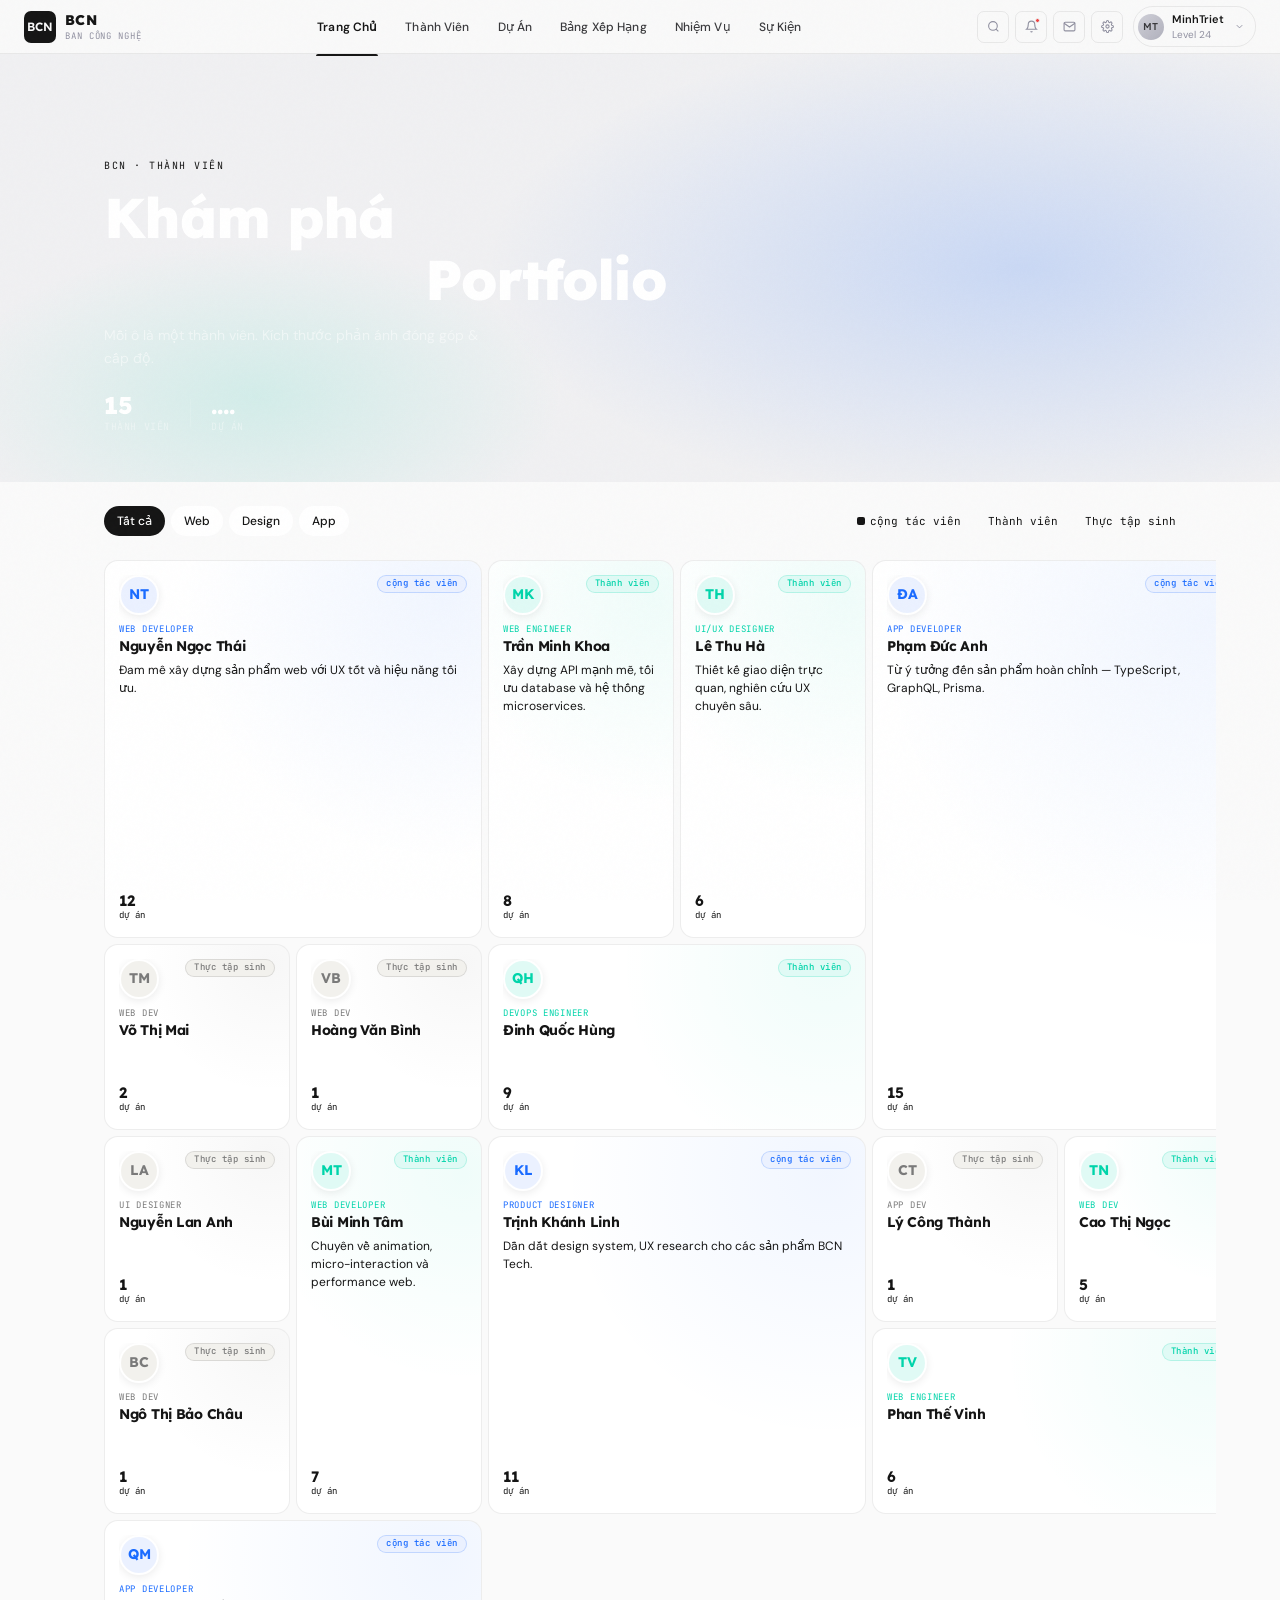
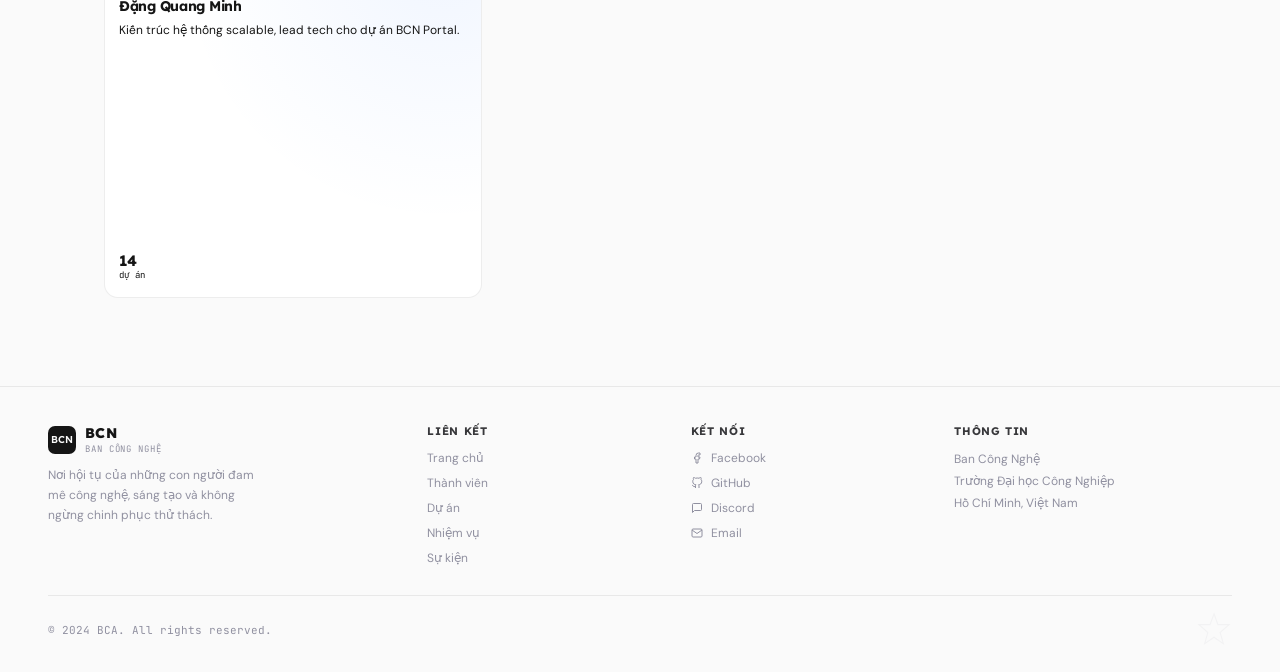
<file: index.html>
<!DOCTYPE html>
<html lang="en">
<head>
    <meta charset="UTF-8">
    <meta name="viewport" content="width=device-width, initial-scale=1.0">
    <link rel="preconnect" href="https://fonts.googleapis.com">
    <link rel="preconnect" href="https://fonts.gstatic.com" crossorigin>
    <link href="https://fonts.googleapis.com/css2?family=Lexend:wght@400;600;700;800&family=DM+Sans:ital,opsz,wght@0,9..40,300;0,9..40,400;0,9..40,500;1,9..40,300&family=JetBrains+Mono:wght@400;500&display=swap" rel="stylesheet">
    <link rel="stylesheet" href="./css/header.css">
    <link rel="stylesheet" href="./css/index.css">
    <link rel="stylesheet" href="./css/footer.css">
    <link rel="stylesheet" href="./css/citymap.css">
    <title>Trang chủ</title>
</head>
<body>
    <div id="header"></div>
    <script src="./component/header.js"></script>

    <main>
        <section class="hero-banner">
            <div class="hero-bg"></div>
            <div class="hero-content container">
                <div class="hero-label">BCN · THÀNH VIÊN</div>
                <h1 class="hero-title">Khám phá<br><span>Thành phố</span> Portfolio</h1>
                <p class="hero-sub">Mỗi ô là một thành viên. Kích thước phản ánh đóng góp & cấp độ.</p>
                <div class="hero-stats">
                    <div class="stat"><span class="stat-n" id="stat-members">0</span><span class="stat-l">thành viên</span></div>
                    <div class="stat-div"></div>
                    <div class="stat"><span class="stat-n">....</span><span class="stat-l">dự án</span></div>
                </div>
            </div>
        </section>

        <section class="citymap-section">
            <div class="citymap-header container">
                <div class="citymap-filter-row">
                    <button class="cf-btn active" data-filter="all">Tất cả</button>
                    <button class="cf-btn" data-filter="Web">Web</button>
                    <button class="cf-btn" data-filter="design">Design</button>
                    <button class="cf-btn" data-filter="App">App</button>
                </div>
                <div class="citymap-legend">
                    <span class="leg-item"><span class="leg-dot tier1"></span>cộng tác viên</span>
                    <span class="leg-item"><span class="leg-dot tier2"></span>Thành viên</span>
                    <span class="leg-item"><span class="leg-dot tier3"></span>Thực tập sinh</span>
                </div>
            </div>
            <div class="citymap-wrap container">
                <div class="citymap-grid" id="citymap-grid"></div>
            </div>
        </section>
    </main>

    <div id="footer"></div>
    <script src="./component/footer.js"></script>
    <script src="./component/citymap.js"></script>
</body>
</html>
</file>
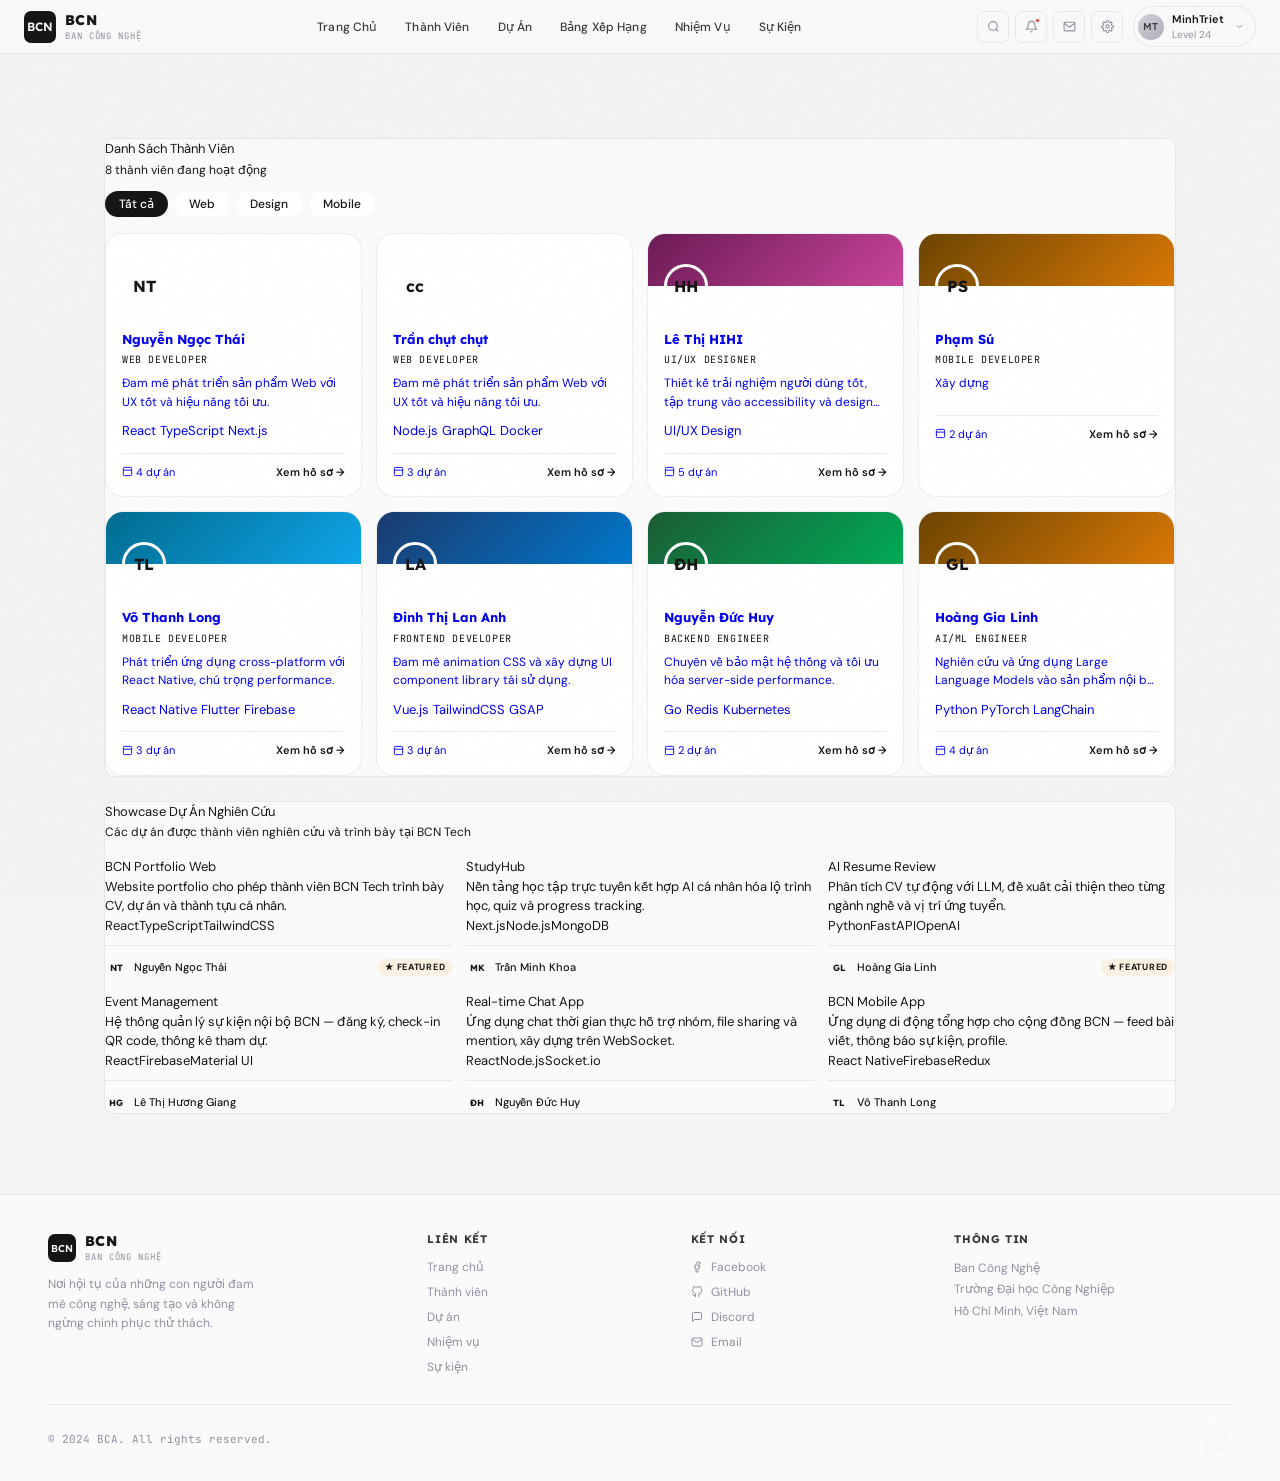
<file: html/community.html>
<!DOCTYPE html>
<html lang="vi">
<head>
    <meta charset="UTF-8">
    <meta name="viewport" content="width=device-width, initial-scale=1.0">
    <link rel="preconnect" href="https://fonts.googleapis.com">
    <link rel="preconnect" href="https://fonts.gstatic.com" crossorigin>
    <link href="https://fonts.googleapis.com/css2?family=Lexend:wght@400;600;700;800&family=DM+Sans:ital,opsz,wght@0,9..40,300;0,9..40,400;0,9..40,500;1,9..40,300&family=JetBrains+Mono:wght@400;500&display=swap" rel="stylesheet">
    <link rel="stylesheet" href="../css/header.css">
    <link rel="stylesheet" href="../css/index.css">
    <link rel="stylesheet" href="../css/user.css">
    <link rel="stylesheet" href="../css/footer.css">
    <title>Cộng đồng</title>
    <style>
        /* ── Layout chung ── */
        .community-wrap {
            width: 100%;
            background: #F3F3F3;
            padding-top: 56px;
        }
 
        .community-inner {
            margin: 0 auto;
            width: 90%;
            max-width: 1340px;
            padding: 28px clamp(16px, 4vw, 40px) 80px;
            display: flex;
            flex-direction: column;
            gap: 24px;
        }
 
        /* ── Section header dùng lại .ch + .ch-title ── */
        .section-desc {
            font-size: 12px;
            color: var(--ink-3);
            font-family: var(--font-b);
            margin-top: 2px;
        }
 
        /* ── Member grid ── */
        .member-grid {
            display: grid;
            grid-template-columns: repeat(auto-fill, minmax(220px, 1fr));
            gap: 14px;
            margin-top: 16px;
        }
 
        .mcard {
            background: white;
            border: 1px solid var(--border);
            border-radius: var(--r-lg);
            overflow: hidden;
            text-decoration: none;
            display: block;
            transition: box-shadow .2s, transform .2s;
        }
 
        .mcard:hover {
            box-shadow: 0 6px 20px rgba(0,0,0,0.09);
            transform: translateY(-2px);
        }
 
        /* banner màu theo team */
        .mcard-banner {
            height: 52px;
        }
        .team-frontend { background: linear-gradient(135deg, #1a3a6e, #0077cc); }
        .team-backend  { background: linear-gradient(135deg, #1a5c35, #00aa55); }
        .team-design   { background: linear-gradient(135deg, #6b1a55, #c94499); }
        .team-data     { background: linear-gradient(135deg, #6b4400, #d97706); }
        .team-mobile   { background: linear-gradient(135deg, #006b8f, #0ea5e9); }
 
        .mcard-body {
            padding: 20px 16px 16px;
            position: relative;
        }
 
        /* avatar nổi lên banner */
        .mcard-avatar {
            position: absolute;
            top: -22px; left: 16px;
            width: 44px; height: 44px;
            border-radius: 50%;
            border: 3px solid white;
            background: var(--accent-light);
            display: flex; align-items: center; justify-content: center;
            font-family: var(--font-d);
            font-size: 16px; font-weight: 700;
            color: var(--accent);
        }
 
        .mcard-name {
            font-family: var(--font-d);
            font-size: 13px; font-weight: 700;
            color: var(--ink);
            margin-top: 24px; /* chừa chỗ cho avatar */
            display: flex; align-items: center; gap: 5px;
        }
 
        .mcard-role {
            font-family: var(--font-m);
            font-size: 10px;
            color: var(--accent);
            letter-spacing: 0.06em;
            text-transform: uppercase;
            margin-top: 3px;
        }
 
        .mcard-bio {
            font-size: 12px;
            color: var(--ink-3);
            line-height: 1.55;
            margin-top: 7px;
            display: -webkit-box;
            -webkit-line-clamp: 2;
            -webkit-box-orient: vertical;
            overflow: hidden;
        }
 
        .mcard-skills {
            display: flex; flex-wrap: wrap; gap: 4px;
            margin-top: 10px;
        }
 
        /* tái dùng .ptag từ user.css */
 
        .mcard-footer {
            display: flex; align-items: center; justify-content: space-between;
            margin-top: 12px; padding-top: 10px;
            border-top: 1px solid var(--border);
        }
 
        .mcard-proj-count {
            font-size: 11px; color: var(--ink-3);
            display: flex; align-items: center; gap: 3px;
        }
 
        .mcard-view {
            font-size: 11px; font-weight: 600; color: var(--accent);
        }
 
        /* ── Team filter pills ── */
        .team-filter {
            display: flex; flex-wrap: wrap; gap: 7px;
            margin-top: 12px;
        }
 
        .team-pill {
            padding: 5px 14px;
            border-radius: 100px;
            font-size: 12px; font-weight: 500;
            border: 1px solid var(--border-med);
            background: white;
            color: var(--ink-2);
            cursor: pointer;
            font-family: var(--font-b);
            transition: background .15s, color .15s, border-color .15s;
        }
 
        .team-pill.active,
        .team-pill:hover {
            background: var(--accent);
            color: white;
            border-color: var(--accent);
        }
 
        /* ── Research showcase — tái dùng .pcard layout ── */
        .research-grid {
            display: grid;
            grid-template-columns: repeat(auto-fill, minmax(300px, 1fr));
            gap: 14px;
            margin-top: 16px;
        }
 
        /* pcard đã có sẵn trong user.css, chỉ cần thêm author row */
        .pcard-author {
            display: flex; align-items: center; gap: 7px;
            margin-top: 10px;
            padding-top: 10px;
            border-top: 1px solid var(--border);
        }
 
        .pcard-author-av {
            width: 22px; height: 22px;
            border-radius: 50%;
            background: var(--accent-light);
            display: flex; align-items: center; justify-content: center;
            font-size: 9px; font-weight: 700; color: var(--accent);
            font-family: var(--font-d);
            flex-shrink: 0;
        }
 
        .pcard-author-name {
            font-size: 11px; color: var(--ink-2); font-weight: 500;
            flex: 1; min-width: 0;
            white-space: nowrap; overflow: hidden; text-overflow: ellipsis;
        }
 
        .pcard-featured {
            font-size: 9px; font-weight: 700;
            letter-spacing: 0.08em; text-transform: uppercase;
            color: var(--amber);
            background: rgba(245,158,11,0.1);
            padding: 2px 7px; border-radius: 100px;
            flex-shrink: 0;
        }
 
        @media (max-width: 860px) {
            .research-grid { grid-template-columns: 1fr; }
            .member-grid   { grid-template-columns: repeat(auto-fill, minmax(160px, 1fr)); }
        }
    </style>
</head>
<body>
    <div id="header"></div>
    <script src="../component/header.js"></script>
 
    <div class="community-wrap">
        <div class="community-inner">
 
            <!-- ══ DANH SÁCH THÀNH VIÊN ══ -->
            <div class="card">
                <div class="ch">
                    <div>
                        <div class="ch-title">Danh Sách Thành Viên</div>
                        <div class="section-desc" id="member-count"></div>
                    </div>
                </div>
 
                <!-- Filter theo team -->
                <div class="team-filter" id="teamFilter">
                    <button class="team-pill active" data-team="all">Tất cả</button>
                    <button class="team-pill" data-team="web">Web</button>
                    <!-- <button class="team-pill" data-team="frontend">Frontend</button>
                    <button class="team-pill" data-team="backend">Backend</button> -->
                    <button class="team-pill" data-team="design">Design</button>
                    <!-- <button class="team-pill" data-team="data">Data / AI</button> -->
                    <button class="team-pill" data-team="mobile">Mobile</button>
                </div>
 
                <div class="member-grid" id="memberGrid"></div>
            </div>
 
            <!-- ══ SHOWCASE DỰ ÁN NGHIÊN CỨU ══ -->
            <div class="card">
                <div class="ch">
                    <div>
                        <div class="ch-title">Showcase Dự Án Nghiên Cứu</div>
                        <div class="section-desc">Các dự án được thành viên nghiên cứu và trình bày tại BCN Tech</div>
                    </div>
                </div>
                <div class="research-grid" id="researchGrid"></div>
            </div>
 
        </div>
    </div>
 
    <div id="footer"></div>
    <script src="../component/footer.js"></script>
 
    <script>
    // ─── DỮ LIỆU THÀNH VIÊN ──────────────────────────────────────────────────
    // Thêm / sửa thành viên tại đây
    const members = [
        {
            name: "Nguyễn Ngọc Thái",
            role: "Web Developer",
            team: "web",
            bio: "Đam mê phát triển sản phẩm Web với UX tốt và hiệu năng tối ưu.",
            skills: ["React", "TypeScript", "Next.js"],
            projects: 4,
            initials: "NT",
            verified: true,
            url: "./user.html"
        },
        {
            name: "Trần chụt chụt",
            role: "Web Developer",
            team: "web",
            bio: "Đam mê phát triển sản phẩm Web với UX tốt và hiệu năng tối ưu.",
            skills: ["Node.js", "GraphQL", "Docker"],
            projects: 3,
            initials: "cc",
            verified: true,
            url: "./user.html"
        },
        {
            name: "Lê Thị HIHI",
            role: "UI/UX Designer",
            team: "design",
            bio: "Thiết kế trải nghiệm người dùng tốt, tập trung vào accessibility và design system.",
            skills: ["UI/UX Design"],
            projects: 5,
            initials: "HH",
            verified: true,
            url: "./user.html"
        },
        {
            name: "Phạm Sú",
            role: "Mobile Developer",
            team: "data",
            bio: "Xây dựng ",
            skills: [],
            projects: 2,
            initials: "PS",
            verified: false,
            url: "./user.html"
        },
        {
            name: "Võ Thanh Long",
            role: "Mobile Developer",
            team: "mobile",
            bio: "Phát triển ứng dụng cross-platform với React Native, chú trọng performance.",
            skills: ["React Native", "Flutter", "Firebase"],
            projects: 3,
            initials: "TL",
            verified: true,
            url: "./user.html"
        },
        {
            name: "Đinh Thị Lan Anh",
            role: "Frontend Developer",
            team: "frontend",
            bio: "Đam mê animation CSS và xây dựng UI component library tái sử dụng.",
            skills: ["Vue.js", "TailwindCSS", "GSAP"],
            projects: 3,
            initials: "LA",
            verified: true,
            url: "./user.html"
        },
        {
            name: "Nguyễn Đức Huy",
            role: "Backend Engineer",
            team: "backend",
            bio: "Chuyên về bảo mật hệ thống và tối ưu hóa server-side performance.",
            skills: ["Go", "Redis", "Kubernetes"],
            projects: 2,
            initials: "ĐH",
            verified: false,
            url: "./user.html"
        },
        {
            name: "Hoàng Gia Linh",
            role: "AI/ML Engineer",
            team: "data",
            bio: "Nghiên cứu và ứng dụng Large Language Models vào sản phẩm nội bộ BCN.",
            skills: ["Python", "PyTorch", "LangChain"],
            projects: 4,
            initials: "GL",
            verified: true,
            url: "./user.html"
        }
    ];
 
    // ─── DỮ LIỆU DỰ ÁN NGHIÊN CỨU ───────────────────────────────────────────
    // Thêm / sửa dự án tại đây
    const researchProjects = [
        {
            name: "BCN Portfolio Web",
            desc: "Website portfolio cho phép thành viên BCN Tech trình bày CV, dự án và thành tựu cá nhân.",
            tags: ["React", "TypeScript", "TailwindCSS"],
            thumbClass: "pt1",
            author: "Nguyễn Ngọc Thái",
            authorInitials: "NT",
            featured: true
        },
        {
            name: "StudyHub",
            desc: "Nền tảng học tập trực tuyến kết hợp AI cá nhân hóa lộ trình học, quiz và progress tracking.",
            tags: ["Next.js", "Node.js", "MongoDB"],
            thumbClass: "pt2",
            author: "Trần Minh Khoa",
            authorInitials: "MK",
            featured: false
        },
        {
            name: "AI Resume Review",
            desc: "Phân tích CV tự động với LLM, đề xuất cải thiện theo từng ngành nghề và vị trí ứng tuyển.",
            tags: ["Python", "FastAPI", "OpenAI"],
            thumbClass: "pt3",
            author: "Hoàng Gia Linh",
            authorInitials: "GL",
            featured: true
        },
        {
            name: "Event Management",
            desc: "Hệ thống quản lý sự kiện nội bộ BCN — đăng ký, check-in QR code, thống kê tham dự.",
            tags: ["React", "Firebase", "Material UI"],
            thumbClass: "pt4",
            author: "Lê Thị Hương Giang",
            authorInitials: "HG",
            featured: false
        },
        {
            name: "Real-time Chat App",
            desc: "Ứng dụng chat thời gian thực hỗ trợ nhóm, file sharing và mention, xây dựng trên WebSocket.",
            tags: ["React", "Node.js", "Socket.io"],
            thumbClass: "pt1",
            author: "Nguyễn Đức Huy",
            authorInitials: "ĐH",
            featured: false
        },
        {
            name: "BCN Mobile App",
            desc: "Ứng dụng di động tổng hợp cho cộng đồng BCN — feed bài viết, thông báo sự kiện, profile.",
            tags: ["React Native", "Firebase", "Redux"],
            thumbClass: "pt2",
            author: "Võ Thanh Long",
            authorInitials: "TL",
            featured: false
        }
    ];
 
    // ─── RENDER THÀNH VIÊN ────────────────────────────────────────────────────
    function renderMembers(filterTeam) {
        const list = filterTeam === "all"
            ? members
            : members.filter(m => m.team === filterTeam);
 
        document.getElementById("member-count").textContent =
            list.length + " thành viên" + (filterTeam !== "all" ? " trong team này" : " đang hoạt động");
 
        document.getElementById("memberGrid").innerHTML = list.map(m => `
            <a class="mcard" href="${m.url}">
                <div class="mcard-banner team-${m.team}"></div>
                <div class="mcard-body">
                    <div class="mcard-avatar">${m.initials}</div>
                    <div class="mcard-name">
                        ${m.name}
                        ${m.verified ? `<span class="verified">
                            <svg viewBox="0 0 24 24" fill="none" stroke="currentColor" stroke-width="2.5">
                                <polyline points="20 6 9 17 4 12"/>
                            </svg>
                        </span>` : ""}
                    </div>
                    <div class="mcard-role">${m.role}</div>
                    <div class="mcard-bio">${m.bio}</div>
                    <div class="mcard-skills">
                        ${m.skills.map(s => `<span class="ptag">${s}</span>`).join("")}
                    </div>
                    <div class="mcard-footer">
                        <div class="mcard-proj-count">
                            <svg width="11" height="11" viewBox="0 0 24 24" fill="none" stroke="currentColor" stroke-width="2">
                                <rect x="3" y="3" width="18" height="18" rx="2"/><path d="M3 9h18"/>
                            </svg>
                            ${m.projects} dự án
                        </div>
                        <div class="mcard-view">Xem hồ sơ →</div>
                    </div>
                </div>
            </a>
        `).join("");
    }
 
    // ─── RENDER DỰ ÁN NGHIÊN CỨU ─────────────────────────────────────────────
    function renderResearch() {
        document.getElementById("researchGrid").innerHTML = researchProjects.map(p => `
            <div class="pcard">
                <div class="pthumb ${p.thumbClass}"></div>
                <div class="pinfo">
                    <div class="pname">${p.name}</div>
                    <div class="pdesc">${p.desc}</div>
                    <div class="ptags">
                        ${p.tags.map(t => `<span class="ptag">${t}</span>`).join("")}
                    </div>
                    <div class="pcard-author">
                        <div class="pcard-author-av">${p.authorInitials}</div>
                        <div class="pcard-author-name">${p.author}</div>
                        ${p.featured ? `<span class="pcard-featured">★ Featured</span>` : ""}
                    </div>
                </div>
            </div>
        `).join("");
    }
 
    // ─── FILTER PILLS ─────────────────────────────────────────────────────────
    document.getElementById("teamFilter").addEventListener("click", e => {
        const pill = e.target.closest(".team-pill");
        if (!pill) return;
        document.querySelectorAll(".team-pill").forEach(p => p.classList.remove("active"));
        pill.classList.add("active");
        renderMembers(pill.dataset.team);
    });
 
    // ─── INIT ─────────────────────────────────────────────────────────────────
    renderMembers("all");
    renderResearch();
    </script>
</body>
</html>
</file>
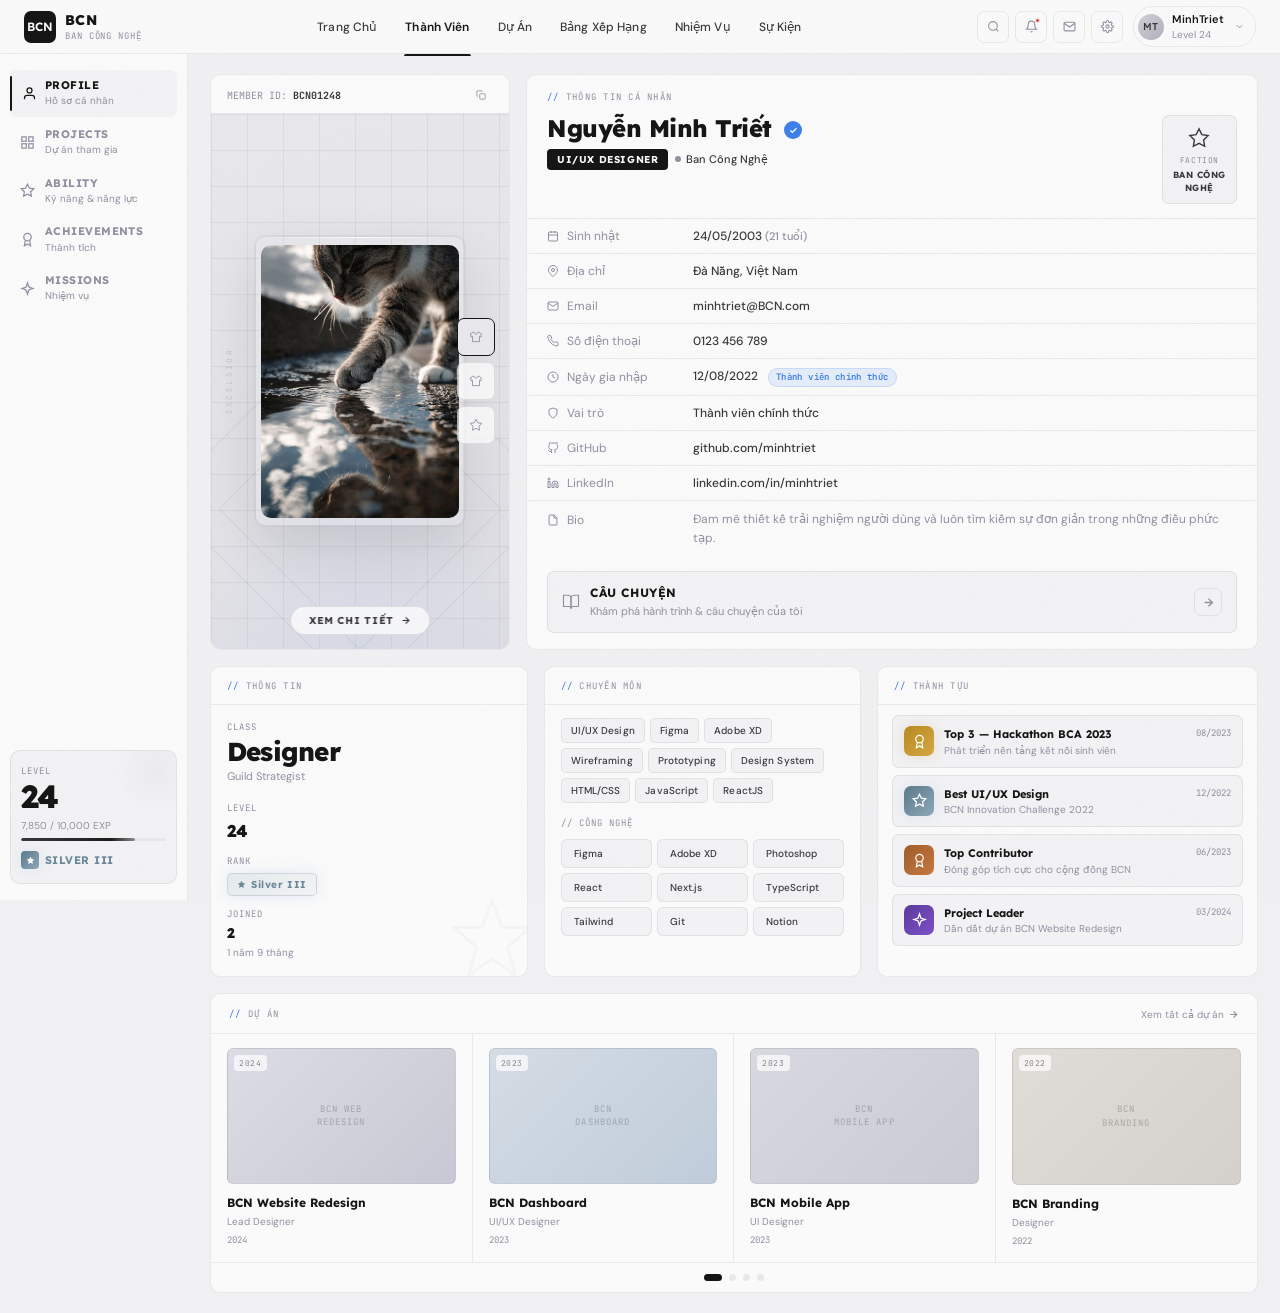
<file: html/user.html>
<!DOCTYPE html>
<html lang="en">

<head>
    <meta charset="UTF-8">
    <meta name="viewport" content="width=device-width, initial-scale=1.0">
    <link rel="preconnect" href="https://fonts.googleapis.com">
    <link rel="preconnect" href="https://fonts.gstatic.com" crossorigin>
    <link
        href="https://fonts.googleapis.com/css2?family=Lexend:wght@400;600;700;800&family=DM+Sans:ital,opsz,wght@0,9..40,300;0,9..40,400;0,9..40,500;1,9..40,300&family=JetBrains+Mono:wght@400;500&display=swap"
        rel="stylesheet">
    <link rel="stylesheet" href="../css/header.css">
    <link rel="stylesheet" href="../css/index.css">
    <link rel="stylesheet" href="../css/user.css">
    <link rel="stylesheet" href="../css/footer.css">
    <title>Trang chủ</title>
</head>

<body>
    <div id="header"></div>
    <script src="../component/header.js"></script>

    <main>
        <div class="page">
            <!-- ═══ SIDEBAR ═══ -->
            <aside class="sidebar">
                <a href="#" class="s-item on" onclick="activeSidebar(event,this)">
                    <svg width="15" height="15" viewBox="0 0 24 24" fill="none" stroke="currentColor" stroke-width="2">
                        <path d="M20 21v-2a4 4 0 0 0-4-4H8a4 4 0 0 0-4 4v2" />
                        <circle cx="12" cy="7" r="4" />
                    </svg>
                    <div class="s-label"><b>PROFILE</b><small>Hồ sơ cá nhân</small></div>
                </a>
                <a href="#" class="s-item" onclick="activeSidebar(event,this)">
                    <svg width="15" height="15" viewBox="0 0 24 24" fill="none" stroke="currentColor" stroke-width="2">
                        <rect x="3" y="3" width="7" height="7" />
                        <rect x="14" y="3" width="7" height="7" />
                        <rect x="14" y="14" width="7" height="7" />
                        <rect x="3" y="14" width="7" height="7" />
                    </svg>
                    <div class="s-label"><b>PROJECTS</b><small>Dự án tham gia</small></div>
                </a>
                <a href="#" class="s-item" onclick="activeSidebar(event,this)">
                    <svg width="15" height="15" viewBox="0 0 24 24" fill="none" stroke="currentColor" stroke-width="2">
                        <polygon
                            points="12 2 15.09 8.26 22 9.27 17 14.14 18.18 21.02 12 17.77 5.82 21.02 7 14.14 2 9.27 8.91 8.26 12 2" />
                    </svg>
                    <div class="s-label"><b>ABILITY</b><small>Kỹ năng & năng lực</small></div>
                </a>
                <a href="#" class="s-item" onclick="activeSidebar(event,this)">
                    <svg width="15" height="15" viewBox="0 0 24 24" fill="none" stroke="currentColor" stroke-width="2">
                        <circle cx="12" cy="8" r="6" />
                        <path d="M15.477 12.89 17 22l-5-3-5 3 1.523-9.11" />
                    </svg>
                    <div class="s-label"><b>ACHIEVEMENTS</b><small>Thành tích</small></div>
                </a>
                <a href="#" class="s-item" onclick="activeSidebar(event,this)">
                    <svg width="15" height="15" viewBox="0 0 24 24" fill="none" stroke="currentColor" stroke-width="2">
                        <path
                            d="m12 3-1.912 5.813a2 2 0 0 1-1.275 1.275L3 12l5.813 1.912a2 2 0 0 1 1.275 1.275L12 21l1.912-5.813a2 2 0 0 1 1.275-1.275L21 12l-5.813-1.912a2 2 0 0 1-1.275-1.275L12 3Z" />
                    </svg>
                    <div class="s-label"><b>MISSIONS</b><small>Nhiệm vụ</small></div>
                </a>

                <!-- Level block -->
                <div class="sidebar-bottom">
                    <div class="lv-label">Level</div>
                    <div class="lv-num">24</div>
                    <div class="lv-exp-label">7,850 / 10,000 EXP</div>
                    <div class="lv-bar">
                        <div class="lv-fill" id="lvFill"></div>
                    </div>
                    <div class="rank-row">
                        <div class="rank-pip">
                            <svg width="9" height="9" viewBox="0 0 24 24" fill="currentColor">
                                <polygon
                                    points="12 2 15.09 8.26 22 9.27 17 14.14 18.18 21.02 12 17.77 5.82 21.02 7 14.14 2 9.27 8.91 8.26 12 2" />
                            </svg>
                        </div>
                        SILVER III
                    </div>
                </div>
            </aside>

            <!-- ═══ MAIN ═══ -->
            <main class="main">

                <!-- TOP ROW -->
                <div class="top-row">

                    <!-- Profile avatar card -->
                    <div class="card profile-card anim">
                        <div class="pc-topbar">
                            <span>MEMBER ID: <span class="pc-id">BCN01248</span></span>
                            <button class="pc-copy" onclick="copyId()" data-tip="Copy">
                                <svg width="10" height="10" viewBox="0 0 24 24" fill="none" stroke="currentColor"
                                    stroke-width="2">
                                    <rect x="9" y="9" width="13" height="13" rx="2" />
                                    <path d="M5 15H4a2 2 0 0 1-2-2V4a2 2 0 0 1 2-2h9a2 2 0 0 1 2 2v1" />
                                </svg>
                            </button>
                        </div>

                        <div class="pc-avatar">
                            <div class="pc-geo"></div>
                            <div class="pc-hex pc-hex-3"></div>
                            <div class="pc-hex pc-hex-2"></div>
                            <div class="pc-hex pc-hex-1"></div>
                            <div class="pc-excelsior">EXCELSIOR</div>
                            <div class="pc-char">
                                <div class="pc-char-inner"></div>
                            </div>
                            <div class="pc-thumbs">
                                <div class="pc-thumb on" onclick="pickThumb(this)" data-tip="Trang phục 1">
                                    <svg width="14px" height="14px" viewBox="0 0 24 24" fill="none"
                                        xmlns="http://www.w3.org/2000/svg">
                                        <path
                                            d="M3 7L6 4H9C9 4.39397 9.0776 4.78407 9.22836 5.14805C9.37913 5.51203 9.6001 5.84274 9.87868 6.12132C10.1573 6.3999 10.488 6.62087 10.8519 6.77164C11.2159 6.9224 11.606 7 12 7C12.394 7 12.7841 6.9224 13.1481 6.77164C13.512 6.62087 13.8427 6.3999 14.1213 6.12132C14.3999 5.84274 14.6209 5.51203 14.7716 5.14805C14.9224 4.78407 15 4.39397 15 4H18L21 7L20.5 12L18 10.5V20H6V10.5L3.5 12L3 7Z"
                                            stroke="currentColor" stroke-width="1.5" stroke-linecap="square"
                                            stroke-linejoin="round" />
                                    </svg>
                                </div>
                                <div class="pc-thumb" onclick="pickThumb(this)" data-tip="Trang phục 2">
                                    <svg width="14px" height="14px" viewBox="0 0 24 24" fill="none"
                                        xmlns="http://www.w3.org/2000/svg">
                                        <path
                                            d="M3 7L6 4H9C9 4.39397 9.0776 4.78407 9.22836 5.14805C9.37913 5.51203 9.6001 5.84274 9.87868 6.12132C10.1573 6.3999 10.488 6.62087 10.8519 6.77164C11.2159 6.9224 11.606 7 12 7C12.394 7 12.7841 6.9224 13.1481 6.77164C13.512 6.62087 13.8427 6.3999 14.1213 6.12132C14.3999 5.84274 14.6209 5.51203 14.7716 5.14805C14.9224 4.78407 15 4.39397 15 4H18L21 7L20.5 12L18 10.5V20H6V10.5L3.5 12L3 7Z"
                                            stroke="currentColor" stroke-width="1.5" stroke-linecap="square"
                                            stroke-linejoin="round" />
                                    </svg>
                                </div>
                                <div class="pc-thumb" onclick="pickThumb(this)" data-tip="Trang phục 3">
                                    <svg width="14" height="14" viewBox="0 0 24 24" fill="none" stroke="currentColor"
                                        stroke-width="1.5">
                                        <polygon
                                            points="12 2 15.09 8.26 22 9.27 17 14.14 18.18 21.02 12 17.77 5.82 21.02 7 14.14 2 9.27 8.91 8.26 12 2" />
                                    </svg>
                                </div>
                            </div>
                            <button class="pc-viewbtn">
                                XEM CHI TIẾT
                                <svg width="11" height="11" viewBox="0 0 24 24" fill="none" stroke="currentColor"
                                    stroke-width="2.5">
                                    <line x1="5" y1="12" x2="19" y2="12" />
                                    <polyline points="12 5 19 12 12 19" />
                                </svg>
                            </button>
                        </div>

                        <!-- <button class="pc-settings" data-tip="Tùy chỉnh">
                            <svg width="11" height="11" viewBox="0 0 24 24" fill="none" stroke="currentColor"
                                stroke-width="2">
                                <circle cx="12" cy="12" r="3" />
                                <path
                                    d="M12 1v4M12 19v4M4.22 4.22l2.83 2.83M16.95 16.95l2.83 2.83M1 12h4M19 12h4M4.22 19.78l2.83-2.83M16.95 7.05l2.83-2.83" />
                            </svg>
                        </button> -->
                    </div>

                    <!-- Personal info card -->
                    <div class="card info-card anim d1">
                        <div class="ic-head">
                            <div class="sec-label"><span>//</span> THÔNG TIN CÁ NHÂN</div>
                            <div class="ic-name-row">
                                <div>
                                    <div class="ic-name">
                                        Nguyễn Minh Triết
                                        <span class="ic-verify">
                                            <svg width="9" height="9" viewBox="0 0 24 24" fill="none"
                                                stroke="currentColor" stroke-width="3.5">
                                                <polyline points="20 6 9 17 4 12" />
                                            </svg>
                                        </span>
                                    </div>
                                    <div class="ic-tags">
                                        <span class="role-chip">UI/UX DESIGNER</span>
                                        <span class="org-chip"><span class="org-dot"></span>Ban Công Nghệ</span>
                                    </div>
                                </div>
                                <!-- Faction badge — fixed inline layout -->
                                <div class="faction-badge" data-tip="Xem faction">
                                    <div class="faction-badge-icon">
                                        <svg width="22" height="22" viewBox="0 0 24 24" fill="none"
                                            stroke="currentColor" stroke-width="1.5">
                                            <polygon
                                                points="12 2 15.09 8.26 22 9.27 17 14.14 18.18 21.02 12 17.77 5.82 21.02 7 14.14 2 9.27 8.91 8.26 12 2" />
                                        </svg>
                                    </div>
                                    <div class="faction-badge-label">FACTION</div>
                                    <div class="faction-badge-name">BAN CÔNG<br>NGHỆ</div>
                                </div>
                            </div>
                        </div>

                        <div class="info-rows">
                            <div class="ir">
                                <div class="ir-key">
                                    <svg width="12" height="12" viewBox="0 0 24 24" fill="none" stroke="currentColor"
                                        stroke-width="2">
                                        <rect x="3" y="4" width="18" height="18" rx="2" />
                                        <line x1="16" y1="2" x2="16" y2="6" />
                                        <line x1="8" y1="2" x2="8" y2="6" />
                                        <line x1="3" y1="10" x2="21" y2="10" />
                                    </svg>
                                    Sinh nhật
                                </div>
                                <div class="ir-val">24/05/2003 <span style="color:var(--text-3);font-size:11px;">(21
                                        tuổi)</span></div>
                            </div>
                            <div class="ir">
                                <div class="ir-key">
                                    <svg width="12" height="12" viewBox="0 0 24 24" fill="none" stroke="currentColor"
                                        stroke-width="2">
                                        <path d="M21 10c0 7-9 13-9 13s-9-6-9-13a9 9 0 0 1 18 0z" />
                                        <circle cx="12" cy="10" r="3" />
                                    </svg>
                                    Địa chỉ
                                </div>
                                <div class="ir-val">Đà Nẵng, Việt Nam</div>
                            </div>
                            <div class="ir">
                                <div class="ir-key">
                                    <svg width="12" height="12" viewBox="0 0 24 24" fill="none" stroke="currentColor"
                                        stroke-width="2">
                                        <path
                                            d="M4 4h16c1.1 0 2 .9 2 2v12c0 1.1-.9 2-2 2H4c-1.1 0-2-.9-2-2V6c0-1.1.9-2 2-2z" />
                                        <polyline points="22,6 12,13 2,6" />
                                    </svg>
                                    Email
                                </div>
                                <div class="ir-val"><a href="mailto:minhtriet@BCN.com">minhtriet@BCN.com</a></div>
                            </div>
                            <div class="ir">
                                <div class="ir-key">
                                    <svg width="12" height="12" viewBox="0 0 24 24" fill="none" stroke="currentColor"
                                        stroke-width="2">
                                        <path
                                            d="M22 16.92v3a2 2 0 0 1-2.18 2 19.79 19.79 0 0 1-8.63-3.07A19.5 19.5 0 0 1 4.69 12 19.79 19.79 0 0 1 1.62 3.41 2 2 0 0 1 3.6 1.23h3a2 2 0 0 1 2 1.72c.127.96.361 1.903.7 2.81a2 2 0 0 1-.45 2.11L7.91 8.8a16 16 0 0 0 6.29 6.29l.91-.91a2 2 0 0 1 2.11-.45c.907.339 1.85.573 2.81.7A2 2 0 0 1 22 16.92z" />
                                    </svg>
                                    Số điện thoại
                                </div>
                                <div class="ir-val">0123 456 789</div>
                            </div>
                            <div class="ir">
                                <div class="ir-key">
                                    <svg width="12" height="12" viewBox="0 0 24 24" fill="none" stroke="currentColor"
                                        stroke-width="2">
                                        <circle cx="12" cy="12" r="10" />
                                        <polyline points="12 6 12 12 16 14" />
                                    </svg>
                                    Ngày gia nhập
                                </div>
                                <div class="ir-val">12/08/2022 <span class="official-chip">Thành viên chính thức</span>
                                </div>
                            </div>
                            <div class="ir">
                                <div class="ir-key">
                                    <svg width="12" height="12" viewBox="0 0 24 24" fill="none" stroke="currentColor"
                                        stroke-width="2">
                                        <path d="M12 22s8-4 8-10V5l-8-3-8 3v7c0 6 8 10 8 10z" />
                                    </svg>
                                    Vai trò
                                </div>
                                <div class="ir-val">Thành viên chính thức</div>
                            </div>
                            <div class="ir">
                                <div class="ir-key">
                                    <svg width="12" height="12" viewBox="0 0 24 24" fill="none" stroke="currentColor"
                                        stroke-width="2">
                                        <path
                                            d="M9 19c-5 1.5-5-2.5-7-3m14 6v-3.87a3.37 3.37 0 0 0-.94-2.61c3.14-.35 6.44-1.54 6.44-7A5.44 5.44 0 0 0 20 4.77 5.07 5.07 0 0 0 19.91 1S18.73.65 16 2.48a13.38 13.38 0 0 0-7 0C6.27.65 5.09 1 5.09 1A5.07 5.07 0 0 0 5 4.77a5.44 5.44 0 0 0-1.5 3.78c0 5.42 3.3 6.61 6.44 7A3.37 3.37 0 0 0 9 18.13V22" />
                                    </svg>
                                    GitHub
                                </div>
                                <div class="ir-val"><a href="#">github.com/minhtriet</a></div>
                            </div>
                            <div class="ir">
                                <div class="ir-key">
                                    <svg width="12" height="12" viewBox="0 0 24 24" fill="none" stroke="currentColor"
                                        stroke-width="2">
                                        <path
                                            d="M16 8a6 6 0 0 1 6 6v7h-4v-7a2 2 0 0 0-2-2 2 2 0 0 0-2 2v7h-4v-7a6 6 0 0 1 6-6z" />
                                        <rect x="2" y="9" width="4" height="12" />
                                        <circle cx="4" cy="4" r="2" />
                                    </svg>
                                    LinkedIn
                                </div>
                                <div class="ir-val"><a href="#">linkedin.com/in/minhtriet</a></div>
                            </div>
                            <div class="ir" style="align-items:flex-start;padding-top:9px;padding-bottom:11px;">
                                <div class="ir-key" style="padding-top:1px;">
                                    <svg width="12" height="12" viewBox="0 0 24 24" fill="none" stroke="currentColor"
                                        stroke-width="2">
                                        <path d="M14 2H6a2 2 0 0 0-2 2v16a2 2 0 0 0 2 2h12a2 2 0 0 0 2-2V8z" />
                                        <polyline points="14 2 14 8 20 8" />
                                    </svg>
                                    Bio
                                </div>
                                <div class="ir-val"
                                    style="color:var(--text-3);font-weight:400;font-size:12px;line-height:1.6;">Đam mê
                                    thiết
                                    kế trải nghiệm người dùng và luôn tìm kiếm sự đơn giản trong những điều phức tạp.
                                </div>
                            </div>
                        </div>

                        <a href="#" class="story-cta">
                            <div class="story-cta-left">
                                <svg class="story-cta-icon" width="18" height="18" viewBox="0 0 24 24" fill="none"
                                    stroke="currentColor" stroke-width="1.5">
                                    <path d="M2 3h6a4 4 0 0 1 4 4v14a3 3 0 0 0-3-3H2z" />
                                    <path d="M22 3h-6a4 4 0 0 0-4 4v14a3 3 0 0 1 3-3h7z" />
                                </svg>
                                <div>
                                    <div class="story-cta-title">CÂU CHUYỆN</div>
                                    <div class="story-cta-sub">Khám phá hành trình & câu chuyện của tôi</div>
                                </div>
                            </div>
                            <div class="story-cta-arrow">
                                <svg width="13" height="13" viewBox="0 0 24 24" fill="none" stroke="currentColor"
                                    stroke-width="2.5">
                                    <line x1="5" y1="12" x2="19" y2="12" />
                                    <polyline points="12 5 19 12 12 19" />
                                </svg>
                            </div>
                        </a>
                    </div>
                </div>

                <!-- MID ROW -->
                <div class="mid-row anim d2">

                    <!-- Character Info -->
                    <div class="card">
                        <div class="card-head">
                            <div class="sec-label" style="margin-bottom:0;"><span>//</span> THÔNG TIN</div>
                        </div>
                        <div class="char-body">
                            <div class="char-class-label">CLASS</div>
                            <div class="char-class-name">Designer</div>
                            <div class="char-class-sub">Guild Strategist</div>
                            <div class="char-stats">
                                <div>
                                    <div class="cstat-label">LEVEL</div>
                                    <div class="cstat-val">24</div>
                                </div>
                                <div>
                                    <div class="cstat-label">RANK</div>
                                    <div style="margin-top:4px;"><span class="silver-badge"><svg width="9" height="9"
                                                viewBox="0 0 24 24" fill="currentColor">
                                                <polygon
                                                    points="12 2 15.09 8.26 22 9.27 17 14.14 18.18 21.02 12 17.77 5.82 21.02 7 14.14 2 9.27 8.91 8.26 12 2" />
                                            </svg>Silver III</span></div>
                                </div>
                                <div>
                                    <div class="cstat-label">JOINED</div>
                                    <div class="cstat-val" style="font-size:14px;">08 / 2022</div>
                                    <div style="font-size:10px;color:var(--text-3);margin-top:1px;">1 năm 9 tháng</div>
                                </div>
                            </div>
                            <svg class="char-emblem-bg" viewBox="0 0 100 100" fill="none">
                                <polygon points="50 5 61 35 92 35 67 57 76 88 50 70 24 88 33 57 8 35 39 35"
                                    stroke="currentColor" stroke-width="3" />
                            </svg>
                        </div>
                    </div>

                    <!-- Specialization -->
                    <div class="card">
                        <div class="card-head">
                            <div class="sec-label" style="margin-bottom:0;"><span>//</span> CHUYÊN MÔN</div>
                        </div>
                        <div class="spec-body">
                            <div class="tag-wrap">
                                <span class="tag" onclick="toast('UI/UX Design')">UI/UX Design</span>
                                <span class="tag" onclick="toast('Figma')">Figma</span>
                                <span class="tag" onclick="toast('Adobe XD')">Adobe XD</span>
                                <span class="tag" onclick="toast('Wireframing')">Wireframing</span>
                                <span class="tag" onclick="toast('Prototyping')">Prototyping</span>
                                <span class="tag" onclick="toast('Design System')">Design System</span>
                                <span class="tag" onclick="toast('HTML/CSS')">HTML/CSS</span>
                                <span class="tag" onclick="toast('JavaScript')">JavaScript</span>
                                <span class="tag" onclick="toast('ReactJS')">ReactJS</span>
                            </div>
                            <div class="ts-label">// CÔNG NGHỆ</div>
                            <div class="tech-grid">
                                <div class="tech-item"><span class="tech-icon"></span>Figma</div>
                                <div class="tech-item"><span class="tech-icon"></span>Adobe XD</div>
                                <div class="tech-item"><span class="tech-icon"></span>Photoshop</div>
                                <div class="tech-item"><span class="tech-icon"></span>React</div>
                                <div class="tech-item"><span class="tech-icon"></span>Next.js</div>
                                <div class="tech-item"><span class="tech-icon"></span>TypeScript</div>
                                <div class="tech-item"><span class="tech-icon"></span>Tailwind</div>
                                <div class="tech-item"><span class="tech-icon"></span>Git</div>
                                <div class="tech-item"><span class="tech-icon"></span>Notion</div>
                            </div>
                        </div>
                    </div>

                    <!-- Achievements -->
                    <div class="card">
                        <div class="card-head">
                            <div class="sec-label" style="margin-bottom:0;"><span>//</span> THÀNH TỰU</div>
                        </div>
                        <div class="ach-body">
                            <div class="ach-item">
                                <div class="ach-ico gold">
                                    <svg width="15" height="15" viewBox="0 0 24 24" fill="none" stroke="currentColor" stroke-width="2">
                                        <circle cx="12" cy="8" r="6" />
                                        <path d="M15.477 12.89 17 22l-5-3-5 3 1.523-9.11" />
                                    </svg>
                                </div>
                                <div class="ach-text">
                                    <div class="ach-title">Top 3 — Hackathon BCA 2023</div>
                                    <div class="ach-sub">Phát triển nền tảng kết nối sinh viên</div>
                                </div>
                                <div class="ach-date">08/2023</div>
                            </div>
                            <div class="ach-item">
                                <div class="ach-ico silver">
                                    <svg width="15" height="15" viewBox="0 0 24 24" fill="none" stroke="currentColor" stroke-width="2">
                                        <polygon
                                            points="12 2 15.09 8.26 22 9.27 17 14.14 18.18 21.02 12 17.77 5.82 21.02 7 14.14 2 9.27 8.91 8.26 12 2" />
                                    </svg>
                                </div>
                                <div class="ach-text">
                                    <div class="ach-title">Best UI/UX Design</div>
                                    <div class="ach-sub">BCN Innovation Challenge 2022</div>
                                </div>
                                <div class="ach-date">12/2022</div>
                            </div>
                            <div class="ach-item">
                                <div class="ach-ico bronze">
                                    <svg width="15" height="15" viewBox="0 0 24 24" fill="none" stroke="currentColor" stroke-width="2">
                                        <circle cx="12" cy="8" r="6" />
                                        <path d="M15.477 12.89 17 22l-5-3-5 3 1.523-9.11" />
                                    </svg>
                                </div>
                                <div class="ach-text">
                                    <div class="ach-title">Top Contributor</div>
                                    <div class="ach-sub">Đóng góp tích cực cho cộng đồng BCN</div>
                                </div>
                                <div class="ach-date">06/2023</div>
                            </div>
                            <div class="ach-item">
                                <div class="ach-ico purple">
                                    <svg width="15" height="15" viewBox="0 0 24 24" fill="none" stroke="currentColor" stroke-width="2">
                                        <path
                                            d="m12 3-1.912 5.813a2 2 0 0 1-1.275 1.275L3 12l5.813 1.912a2 2 0 0 1 1.275 1.275L12 21l1.912-5.813a2 2 0 0 1 1.275-1.275L21 12l-5.813-1.912a2 2 0 0 1-1.275-1.275L12 3Z" />
                                    </svg>
                                </div>
                                <div class="ach-text">
                                    <div class="ach-title">Project Leader</div>
                                    <div class="ach-sub">Dẫn dắt dự án BCN Website Redesign</div>
                                </div>
                                <div class="ach-date">03/2024</div>
                            </div>
                        </div>
                    </div>
                </div>

                <!-- PROJECT HISTORY -->
                <div class="card proj-card anim d3">
                    <div class="proj-head">
                        <div class="sec-label" style="margin-bottom:0;"><span>//</span> DỰ ÁN</div>
                        <a href="#" class="see-all">
                            Xem tất cả dự án
                            <svg width="11" height="11" viewBox="0 0 24 24" fill="none" stroke="currentColor"
                                stroke-width="2.5">
                                <line x1="5" y1="12" x2="19" y2="12" />
                                <polyline points="12 5 19 12 12 19" />
                            </svg>
                        </a>
                    </div>
                    <div class="proj-grid">
                        <div class="proj-item">
                            <div class="proj-thumb" style="background:linear-gradient(135deg,#dcdce4,#c8c8d4);">
                                <div class="proj-tag">2024</div>
                                <div class="proj-label">BCN WEB<br>REDESIGN</div>
                            </div>
                            <div class="proj-name">BCN Website Redesign</div>
                            <div class="proj-role">Lead Designer</div>
                            <div class="proj-year">2024</div>
                        </div>
                        <div class="proj-item">
                            <div class="proj-thumb" style="background:linear-gradient(135deg,#d4dce4,#c0ccda);">
                                <div class="proj-tag">2023</div>
                                <div class="proj-label">BCN<br>DASHBOARD</div>
                            </div>
                            <div class="proj-name">BCN Dashboard</div>
                            <div class="proj-role">UI/UX Designer</div>
                            <div class="proj-year">2023</div>
                        </div>
                        <div class="proj-item">
                            <div class="proj-thumb" style="background:linear-gradient(135deg,#d8d8e0,#cacad4);">
                                <div class="proj-tag">2023</div>
                                <div class="proj-label">BCN<br>MOBILE APP</div>
                            </div>
                            <div class="proj-name">BCN Mobile App</div>
                            <div class="proj-role">UI Designer</div>
                            <div class="proj-year">2023</div>
                        </div>
                        <div class="proj-item">
                            <div class="proj-thumb" style="background:linear-gradient(135deg,#e0dcd8,#d4d0cc);">
                                <div class="proj-tag">2022</div>
                                <div class="proj-label">BCN<br>BRANDING</div>
                            </div>
                            <div class="proj-name">BCN Branding</div>
                            <div class="proj-role">Designer</div>
                            <div class="proj-year">2022</div>
                        </div>
                    </div>
                    <div class="proj-dots">
                        <div class="pdot on" onclick="pickDot(this)"></div>
                        <div class="pdot" onclick="pickDot(this)"></div>
                        <div class="pdot" onclick="pickDot(this)"></div>
                        <div class="pdot" onclick="pickDot(this)"></div>
                    </div>
                </div>

            </main>
        </div>
    </main>


    <!-- <div id="footer"></div>
    <script src="../component/footer.js"></script> -->
    <script src="../component/user.js"></script>

</body>

</html>
</file>
<file: css/header.css>
#header {
    position: sticky;
    top: 0;
    z-index: 200;
}

.navbar {
    background: rgba(250, 250, 250, 0.92);
    backdrop-filter: blur(16px);
    border-bottom: 1px solid var(--border);
    height: 54px;
    display: flex;
    align-items: center;
    padding: 0 24px;
}

.logo {
    display: flex;
    align-items: center;
    gap: 9px;
    text-decoration: none;
    flex-shrink: 0;
}

#header .logo-mark {
    width: 32px;
    height: 32px;
    color: var(--surface);
    font-family: var(--font-d);
    font-size: 12px;
    font-weight: 600;
    background: var(--accent);
    border-radius: 7px;
    display: grid;
    place-items: center;
    flex-shrink: 0;
}

.logo-mark svg {
    color: #fafafa;
}

.logo-name {
    font-family:var(--font-d);
    font-size: 14px;
    font-weight: 800;
    color: var(--text);
    letter-spacing: 0.03em;
}

.logo-sub {
    font-family:var(--font-m);
    font-size: 9px;
    color: var(--text-3);
    letter-spacing: 0.1em;
    text-transform: uppercase;
    margin-top: -1px;
}

.nav-mid {
    display: flex;
    gap: 2px;
    flex: 1;
    justify-content: center;
    list-style: none;
}

.nav-mid a {
    display: block;
    padding: 5px 13px;
    text-decoration: none;
    font-family:var(--font-b);
    font-size: 12px;
    font-weight: 500;
    color: var(--text-2);
    border-radius: var(--radius-sm);
    transition: all var(--trans);
    letter-spacing: 0.01em;
    position: relative;
}

.nav-mid a:hover {
    color: var(--text);
    background: var(--surface2);
}

.nav-mid a.active {
    color: var(--text);
    font-weight: 600;
}

.nav-mid a.active::after {
    content: '';
    position: absolute;
    bottom: -15px;
    left: 12px;
    right: 12px;
    height: 2px;
    background: var(--accent);
    border-radius: 2px 2px 0 0;
}

.nav-right {
    display: flex;
    align-items: center;
    gap: 6px;
    margin-left: auto;
}

.nav-icon-btn {
    width: 32px;
    height: 32px;
    border-radius: var(--radius-sm);
    background: transparent;
    border: 1px solid var(--border);
    display: grid;
    place-items: center;
    cursor: pointer;
    color: var(--text-3);
    transition: all var(--trans);
    position: relative;
}

.nav-icon-btn:hover {
    background: var(--surface2);
    color: var(--text-2);
    border-color: var(--border2);
}

.nav-icon-btn .dot {
    position: absolute;
    top: 6px;
    right: 6px;
    width: 5px;
    height: 5px;
    background: #ef4444;
    border-radius: 50%;
    border: 1px solid var(--bg);
}

.user-pill {
    display: flex;
    align-items: center;
    gap: 8px;
    padding: 4px 10px 4px 4px;
    border: 1px solid var(--border);
    border-radius: 20px;
    cursor: pointer;
    background: transparent;
    margin-left: 4px;
    transition: all var(--trans);
}

.user-pill:hover {
    background: var(--surface2);
    border-color: var(--border2);
}

.user-ava {
    width: 26px;
    height: 26px;
    border-radius: 50%;
    background: linear-gradient(135deg, #d0d0d8, #b0b0bc);
    display: grid;
    place-items: center;
    font-family:var(--font-d);
    font-size: 10px;
    font-weight: 500;
    color: var(--text-2);
    letter-spacing: 0.02em;
}

.user-pill-name {
    font-family:var(--font-b);
    font-size: 11px;
    font-weight: 600;
    color: var(--text);
}

.user-pill-lv {
    font-family:var(--font-b);
    font-size: 10px;
    color: var(--text-3);
}

.caret {
    color: var(--text-3);
    margin-left: 2px;
}

.scroll-progress {
    position: fixed;
    top: 54px;
    left: 0;
    height: 2px;
    background: var(--blue);
    width: 0%;
    z-index: 300;
    transition: width 0.08s linear;
}
</file>
<file: css/index.css>
:root {
    --bg: #f0f0f2;
    --surface: #fafafa;
    --surface2: #f2f2f4;
    --surface3: #e8e8ec;
    --border: rgba(0, 0, 0, 0.07);
    --border2: rgba(0, 0, 0, 0.14);
    --text: #151515;
    --text-2: #38383b;
    --text-3: #9090a0;
    --accent: #151515;
    --blue: #3d7fe8;
    --blue-dim: rgba(61, 127, 232, 0.10);
    --gold: #c09030;
    --gold-dim: rgba(192, 144, 48, 0.12);
    --silver: #6a8898;
    --radius: 10px;
    --radius-sm: 7px;
    --trans: 0.18s cubic-bezier(0.4, 0, 0.2, 1);
    --sidebar-w: 188px;
    --glow-blue: 0 0 16px rgba(61, 127, 232, 0.12);
    --glow-gold: 0 0 14px rgba(192, 144, 48, 0.20);
    --font-d: 'Lexend', sans-serif;
    --font-b: 'DM Sans', sans-serif;
    --font-m: 'JetBrains Mono', monospace;
    --r: 12px;
    --r-lg: 18px;
    --max: 1080px;
}

*,
*::before,
*::after {
    box-sizing: border-box;
    margin: 0;
    padding: 0;
}

html { scroll-behavior: smooth; }

body {
    font-family: var(--font-b);
    background: var(--bg);
    color: var(--text);
    font-size: 13px;
    line-height: 1.5;
    min-height: 100vh;
    -webkit-font-smoothing: antialiased;
}

/* Grain overlay */
body::before {
    content: '';
    position: fixed;
    inset: 0;
    background-image: url("data:image/svg+xml,%3Csvg viewBox='0 0 256 256' xmlns='http://www.w3.org/2000/svg'%3E%3Cfilter id='n'%3E%3CfeTurbulence type='fractalNoise' baseFrequency='0.9' numOctaves='4' stitchTiles='stitch'/%3E%3C/filter%3E%3Crect width='100%25' height='100%25' filter='url(%23n)' opacity='1'/%3E%3C/svg%3E");
    opacity: 0.018;
    pointer-events: none;
    z-index: 9999;
}

::-webkit-scrollbar {
    width: 3px;
}

::-webkit-scrollbar-track {
    background: transparent;
}

::-webkit-scrollbar-thumb {
    background: var(--border2);
    border-radius: 3px;
}

.container {
    margin: 0 auto;
    width: 90%;
    max-width: 1340px;
}
</file>
<file: css/footer.css>
.footer {
    background: var(--surface);
    border-top: 1px solid var(--border);
    padding: 36px 48px 24px;
}

.footer-grid {
    display: grid;
    grid-template-columns: 1.5fr 1fr 1fr 1.2fr;
    gap: 32px;
    margin-bottom: 28px;
}

.footer-logo {
    display: flex;
    align-items: center;
    gap: 9px;
    margin-bottom: 10px;
}

#footer .logo-mark {
    width: 28px;
    height: 28px;
    color: var(--surface);
    font-family: var(--font-d);
    font-size: 10px;
    font-weight: 600;
    background: var(--accent);
    border-radius: 7px;
    display: grid;
    place-items: center;
    flex-shrink: 0;
}

.footer-desc {
    font-family:var(--font-b);
    font-size: 12px;
    color: var(--text-3);
    line-height: 1.65;
    max-width: 210px;
}

.footer-col-title {
    font-family:var(--font-d);
    font-size: 11px;
    font-weight: 700;
    color: var(--text-2);
    margin-bottom: 10px;
    letter-spacing: 0.06em;
    text-transform: uppercase;
}

.footer-links {
    list-style: none;
    display: flex;
    flex-direction: column;
    gap: 7px;
}

.footer-links a {
    font-family:var(--font-b);
    font-size: 12px;
    color: var(--text-3);
    text-decoration: none;
    display: flex;
    align-items: center;
    gap: 8px;
    transition: color var(--trans);
}

.footer-links a:hover {
    color: var(--text-2);
}

.footer-info {
    font-family:var(--font-b);
    font-size: 12px;
    color: var(--text-3);
    line-height: 1.8;
}

.footer-bottom {
    border-top: 1px solid var(--border);
    padding-top: 16px;
    display: flex;
    align-items: center;
    justify-content: space-between;
}

.footer-copy {
    font-family:var(--font-m);
    font-size: 11px;
    color: var(--text-3);
}

.footer-emblem {
    opacity: 0.07;
    color: var(--text-3);
}
</file>
<file: css/citymap.css>
/* ===================================================
   CITYMAP — City-style member grid (bin-packed)
   =================================================== */

/* --- Hero Banner --- */
.hero-banner {
    position: relative;
    min-height: 280px;
    display: flex;
    align-items: center;
    overflow: hidden;
    padding-top: 56px;
    background: var(--ink);
}
.hero-bg {
    position: absolute; inset: 0;
    background-color: var(--ink);
    background-image:
        radial-gradient(ellipse 60% 80% at 80% 50%, rgba(26,107,255,0.18) 0%, transparent 70%),
        radial-gradient(ellipse 40% 60% at 20% 80%, rgba(0,212,170,0.12) 0%, transparent 60%),
        repeating-linear-gradient(0deg, rgba(255,255,255,0.03) 0px, rgba(255,255,255,0.03) 1px, transparent 1px, transparent 48px),
        repeating-linear-gradient(90deg, rgba(255,255,255,0.03) 0px, rgba(255,255,255,0.03) 1px, transparent 1px, transparent 48px);
}
.hero-content {
    position: relative; z-index: 2;
    padding: 48px clamp(16px,4vw,40px);
}
.hero-label {
    font-family: var(--font-m); font-size: 10px;
    letter-spacing: 0.15em; color: var(--accent-2); margin-bottom: 14px;
}
.hero-title {
    font-family: var(--font-d);
    font-size: clamp(32px,5vw,56px); font-weight: 800;
    color: white; line-height: 1.1; letter-spacing: -0.03em; margin-bottom: 14px;
}
.hero-title span {
    background: linear-gradient(135deg, var(--accent) 0%, var(--accent-2) 100%);
    -webkit-background-clip: text; -webkit-text-fill-color: transparent; background-clip: text;
}
.hero-sub {
    font-size: 14px; color: rgba(255,255,255,0.5);
    margin-bottom: 24px; max-width: 400px; line-height: 1.6;
}
.hero-stats { display:flex; align-items:center; gap:20px; }
.stat { display:flex; flex-direction:column; gap:2px; }
.stat-n {
    font-family: var(--font-d); font-size: 24px; font-weight: 800;
    color: white; line-height: 1;
}
.stat-l {
    font-size: 10px; color: rgba(255,255,255,0.4);
    font-family: var(--font-m); text-transform: uppercase; letter-spacing: 0.06em;
}
.stat-div { width:1px; height:28px; background: rgba(255,255,255,0.12); }

/* --- Section & Filter --- */
.citymap-section { background: var(--surface); padding-bottom: 80px; }
.citymap-header {
    padding: 24px clamp(16px,4vw,40px) 16px;
    display: flex; align-items:center; justify-content:space-between;
    flex-wrap: wrap; gap: 12px;
}
.citymap-filter-row { display:flex; gap:6px; flex-wrap:wrap; }
.cf-btn {
    height: 30px; padding: 0 13px; border-radius: 100px;
    border: 1.5px solid var(--border-med); background: white;
    font-size: 12px; font-weight: 500; font-family: var(--font-b);
    color: var(--ink-2); cursor: pointer; transition: all 0.15s;
}
.cf-btn:hover { border-color: var(--accent); color: var(--accent); background: var(--accent-light); }
.cf-btn.active { background: var(--accent); border-color: var(--accent); color: white; }

.citymap-legend { display:flex; gap:14px; align-items:center; }
.leg-item { display:flex; align-items:center; gap:5px; font-size:11px; color:var(--ink-3); font-family:var(--font-m); }
.leg-dot { width:8px; height:8px; border-radius:2px; flex-shrink:0; }
.leg-dot.tier1 { background: var(--accent); }
.leg-dot.tier2 { background: var(--accent-2); }
.leg-dot.tier3 { background: var(--ink-3); }

/* --- Grid wrapper --- */
.citymap-wrap { padding: 8px clamp(16px,4vw,40px); }

/* Grid container — absolute positioning, height set by JS */
.citymap-grid {
    position: relative;
    width: 100%;
    min-height: 200px;
}

/* ===================================================
   MEMBER CARD
   =================================================== */
.mcard {
    border-radius: 14px;
    overflow: hidden;
    cursor: pointer;
    background: white;
    border: 1.5px solid var(--border);
    transition: transform 0.18s ease, box-shadow 0.18s ease, border-color 0.18s ease;
    box-sizing: border-box;
}
.mcard:hover {
    transform: translateY(-3px) scale(1.015);
    box-shadow: 0 14px 36px rgba(0,0,0,0.11);
    border-color: var(--tier-fg);
    z-index: 20;
}

/* Glow bg */
.mc-glow {
    position: absolute; inset: 0; pointer-events: none;
    background: radial-gradient(circle at 90% 10%, var(--tier-fg) 0%, transparent 55%);
    opacity: 0.06;
    transition: opacity 0.2s;
}
.mcard:hover .mc-glow { opacity: 0.12; }

/* Inner layout */
.mc-inner {
    position: relative; z-index: 2;
    height: 100%; display: flex;
    flex-direction: column; justify-content: space-between;
    padding: 14px;
    box-sizing: border-box;
}

/* Head row */
.mc-head {
    display: flex; align-items: flex-start;
    justify-content: space-between; gap: 8px;
    margin-bottom: 8px;
}
.mc-avatar {
    border-radius: 50%;
    border: 2px solid white;
    box-shadow: 0 2px 8px rgba(0,0,0,0.08);
    display: flex; align-items: center; justify-content: center;
    font-family: var(--font-d); font-weight: 700;
    flex-shrink: 0; overflow: hidden;
    /* size set per card below */
    width: 40px; height: 40px; font-size: 14px;
}
.mc-badge {
    height: 18px; padding: 0 8px; border-radius: 100px;
    background: var(--tier-bg); color: var(--tier-fg);
    font-size: 9px; font-family: var(--font-m); font-weight: 500;
    letter-spacing: 0.06em; display: flex; align-items: center;
    border: 1px solid color-mix(in srgb, var(--tier-fg) 20%, transparent);
    white-space: nowrap; flex-shrink: 0;
}

/* Role & Name */
.mc-role {
    font-family: var(--font-m); font-size: 9px;
    color: var(--tier-fg); letter-spacing: 0.08em;
    text-transform: uppercase; margin-bottom: 2px;
}
.mc-name {
    font-family: var(--font-d); font-weight: 700;
    color: var(--ink); line-height: 1.2;
    letter-spacing: -0.02em; font-size: 14px;
}
.mc-desc {
    font-size: 12px; color: var(--ink-3); line-height: 1.5;
    margin-top: 6px;
    display: -webkit-box; -webkit-line-clamp: 3;
    -webkit-box-orient: vertical; overflow: hidden;
}
.mc-skills {
    display: flex; flex-wrap: wrap; gap: 4px; margin-top: 8px;
}
.mc-skill {
    height: 18px; padding: 0 7px;
    background: var(--surface-2); border-radius: 4px;
    font-size: 10px; font-family: var(--font-m);
    color: var(--ink-3); display: flex; align-items: center;
}

/* Footer */
.mc-foot {
    display: flex; align-items: center;
    justify-content: space-between; gap: 8px;
    margin-top: 8px;
}
.mc-stats { display:flex; gap:10px; }
.mc-stat { display:flex; flex-direction:column; gap:1px; }
.mc-stat-n {
    font-family: var(--font-d); font-size: 15px;
    font-weight: 700; color: var(--ink); line-height: 1;
}
.mc-stat-l {
    font-family: var(--font-m); font-size: 9px;
    color: var(--ink-3); letter-spacing: 0.04em;
}
.mc-link {
    width: 28px; height: 28px; border-radius: 50%;
    background: var(--tier-bg); color: var(--tier-fg);
    display: flex; align-items: center; justify-content: center;
    opacity: 0; transform: translateX(-4px); flex-shrink: 0;
    transition: opacity 0.15s, transform 0.15s; text-decoration: none;
}
.mcard:hover .mc-link { opacity: 1; transform: translateX(0); }
.mc-link svg { width: 13px; height: 13px; }

/* Tooltip for small 1x1 cards */
.mc-tooltip {
    position: absolute; bottom: calc(100% + 8px); left: 50%;
    transform: translateX(-50%);
    background: var(--ink); color: white;
    font-size: 11px; font-family: var(--font-b);
    padding: 5px 10px; border-radius: 6px;
    white-space: nowrap; pointer-events: none;
    opacity: 0; z-index: 30; transition: opacity 0.15s;
}
.mcard:hover .mc-tooltip { opacity: 1; }

/* Top group */
.mc-top { flex: 1; overflow: hidden; }

/* Scroll on small screens */
.citymap-wrap {
    overflow-x: auto;
}
.citymap-grid {
    /* min width = 6 cols */
    min-width: 1146px;
}
</file>
<file: css/user.css>
#header .nav-mid a:nth-child(2).active.active::after {
    display: block;
}

.page {
    display: grid;
    grid-template-columns: var(--sidebar-w) 1fr;
    min-height: calc(100vh - 54px);
}

/* ── SIDEBAR ── */
.sidebar {
    background: var(--surface);
    border-right: 1px solid var(--border);
    padding: 16px 10px;
    position: sticky;
    top: 54px;
    height: calc(100vh - 54px);
    overflow-y: auto;
    overflow-x: hidden;
    display: flex;
    flex-direction: column;
    gap: 2px;
}

.s-item {
    display: flex;
    align-items: center;
    gap: 10px;
    padding: 9px 10px;
    border-radius: var(--radius-sm);
    text-decoration: none;
    color: var(--text-3);
    transition: all var(--trans);
    position: relative;
    cursor: pointer;
}

.s-item:hover {
    background: var(--surface2);
    color: var(--text-2);
}

.s-item.on {
    background: var(--surface2);
    color: var(--text);
}

.s-item.on::before {
    content: '';
    position: absolute;
    left: 0;
    top: 6px;
    bottom: 6px;
    width: 2px;
    background: var(--accent);
    border-radius: 2px;
}

.s-item svg {
    flex-shrink: 0;
}

.s-label {
    line-height: 1.2;
}

.s-label b {
    display: block;
    font-family: var(--font-d);
    font-size: 11px;
    font-weight: 700;
    color: inherit;
    letter-spacing: 0.04em;
}

.s-label small {
    font-family: var(--font-b);
    font-size: 10px;
    color: var(--text-3);
    font-weight: 400;
}

.s-divider {
    height: 1px;
    background: var(--border);
    margin: 8px 4px;
}

.sidebar-bottom {
    margin-top: auto;
    padding: 14px 10px;
    background: var(--surface2);
    border: 1px solid var(--border);
    border-radius: var(--radius);
    position: relative;
    overflow: hidden;
}

.sidebar-bottom::before {
    content: '';
    position: absolute;
    top: -20px;
    right: -20px;
    width: 80px;
    height: 80px;
    background: radial-gradient(circle, rgba(0, 0, 0, 0.03) 0%, transparent 70%);
    border-radius: 50%;
}

.lv-label {
    font-family: var(--font-m);
    font-size: 9px;
    letter-spacing: 0.12em;
    text-transform: uppercase;
    color: var(--text-3);
}

.lv-num {
    font-family: var(--font-d);
    font-size: 32px;
    font-weight: 800;
    line-height: 1;
    color: var(--text);
    margin: 2px 0 6px;
    letter-spacing: -1px;
}

.lv-exp-label {
    font-family: var(--font-b);
    font-size: 10px;
    color: var(--text-3);
    margin-bottom: 5px;
}

.lv-bar {
    height: 3px;
    background: var(--surface3);
    border-radius: 3px;
    overflow: hidden;
}

.lv-fill {
    height: 100%;
    width: 0%;
    background: linear-gradient(90deg, var(--text-2), var(--accent));
    border-radius: 3px;
    transition: width 1.4s cubic-bezier(0.4, 0, 0.2, 1);
}

.rank-row {
    display: flex;
    align-items: center;
    gap: 6px;
    margin-top: 10px;
    font-family: var(--font-d);
    font-size: 11px;
    font-weight: 700;
    color: var(--silver);
    letter-spacing: 0.04em;
}

.rank-pip {
    width: 18px;
    height: 18px;
    border-radius: 4px;
    background: linear-gradient(135deg, #5a7a8a, #8fa8b8);
    display: grid;
    place-items: center;
    box-shadow: var(--glow-blue);
}

.rank-pip svg {
    color: #fff;
}

/* ── MAIN ── */
.main {
    padding: 20px 22px;
    display: flex;
    flex-direction: column;
    gap: 16px;
}

/* ── CARD ── */
.card {
    background: var(--surface);
    border: 1px solid var(--border);
    border-radius: var(--radius);
    overflow: hidden;
    transition: border-color var(--trans), box-shadow var(--trans);
}

.card:hover {
    border-color: var(--border2);
    box-shadow: 0 4px 20px rgba(0, 0, 0, 0.07);
}

/* ── TOP ROW ── */
.top-row {
    display: grid;
    grid-template-columns: 300px 1fr;
    gap: 16px;
}

/* ── PROFILE CARD ── */
.profile-card {
    display: flex;
    flex-direction: column;
    min-height: 500px;
    position: relative;
}

.pc-topbar {
    display: flex;
    align-items: center;
    justify-content: space-between;
    padding: 12px 16px 10px;
    border-bottom: 1px solid var(--border);
    font-family: var(--font-m);
    font-size: 10px;
    color: var(--text-3);
}

.pc-id {
    color: var(--text-2);
    font-weight: 700;
}

.pc-copy {
    background: none;
    border: none;
    cursor: pointer;
    color: var(--text-3);
    display: flex;
    align-items: center;
    gap: 4px;
    font-size: 9px;
    padding: 3px 7px;
    border-radius: 5px;
    transition: all var(--trans);
    font-family: var(--font-m);
}

.pc-copy:hover {
    background: var(--surface2);
    color: var(--text-2);
}

.pc-avatar {
    flex: 1;
    position: relative;
    background: linear-gradient(160deg, #e8e8ec 0%, #e4e4e8 60%, #dcdce4 100%);
    display: flex;
    align-items: center;
    justify-content: center;
    overflow: hidden;
    min-height: 360px;
}

.pc-geo {
    position: absolute;
    inset: 0;
    background-image: linear-gradient(rgba(0, 0, 0, 0.05) 1px, transparent 1px), linear-gradient(90deg, rgba(0, 0, 0, 0.05) 1px, transparent 1px);
    background-size: 36px 36px;
}

.pc-geo::after {
    content: '';
    position: absolute;
    inset: 0;
    background: radial-gradient(ellipse 70% 60% at 50% 100%, rgba(61, 127, 232, 0.05) 0%, transparent 70%);
}

.pc-hex {
    position: absolute;
    border: 1px solid rgba(0, 0, 0, 0.06);
    transform: rotate(45deg);
}

.pc-hex-1 {
    width: 200px;
    height: 200px;
    bottom: 40px;
}

.pc-hex-2 {
    width: 280px;
    height: 280px;
    bottom: 10px;
}

.pc-hex-3 {
    width: 360px;
    height: 360px;
    bottom: -20px;
    opacity: 0.4;
}

.pc-char {
    position: relative;
    z-index: 2;
    width: 210px;
    height: 290px;
    background: linear-gradient(circle, #f4f4f6 0%, #ebebef 50%, #e4e4e8 100%);
    border-radius: 10px;
    display: flex;
    align-items: center;
    justify-content: center;
    border: 1px solid rgba(0, 0, 0, 0.08);
    box-shadow: 0 20px 60px rgba(0, 0, 0, 0.12), 0 0 0 1px rgba(0, 0, 0, 0.04);
    cursor: pointer;
    transition: transform 0.4s cubic-bezier(0.4, 0, 0.2, 1);
    overflow: hidden;
}

.pc-char::before {
    content: '';
    position: absolute;
    top: 0;
    left: 0;
    right: 0;
    height: 1px;
    background: linear-gradient(90deg, transparent, rgba(255, 255, 255, 0.8), transparent);
}

.pc-char:hover {
    transform: translateY(-6px) scale(1.015);
}

.pc-char-inner {
    width: 95%;
    height: 95%;
    background-image: url(../Images/Users/Avatars/Test_Avatar.jpg);
    background-position: center;
    background-size: cover;
    background-repeat: no-repeat;
    border-radius: 10px;
}

.pc-char-label {
    position: absolute;
    bottom: 12px;
    left: 0;
    right: 0;
    text-align: center;
    font-family: var(--font-m);
    font-size: 9px;
    letter-spacing: 0.16em;
    color: rgba(0, 0, 0, 0.22);
    text-transform: uppercase;
    transition: opacity var(--trans);
}

.pc-char:not(:hover) .pc-char-label {
    opacity: 0.6;
}

.pc-char:hover .pc-char-label {
    opacity: 1;
    letter-spacing: 0.22em;
}

.pc-thumbs {
    position: absolute;
    right: 14px;
    top: 50%;
    transform: translateY(-50%);
    display: flex;
    flex-direction: column;
    gap: 6px;
    z-index: 3;
}

.pc-thumb {
    width: 38px;
    height: 38px;
    border-radius: 7px;
    border: 1px solid rgba(0, 0, 0, 0.10);
    background: rgba(255, 255, 255, 0.7);
    display: grid;
    place-items: center;
    cursor: pointer;
    transition: all var(--trans);
    font-size: 16px;
    color: var(--text-3);
}

.pc-thumb:hover,
.pc-thumb.on {
    border-color: var(--accent);
    background: var(--surface3);
}

.pc-excelsior {
    position: absolute;
    left: 12px;
    top: 50%;
    transform: translateY(-50%) rotate(180deg);
    writing-mode: vertical-lr;
    font-family: var(--font-m);
    font-size: 8px;
    letter-spacing: 0.3em;
    color: rgba(0, 0, 0, 0.12);
    text-transform: uppercase;
    z-index: 3;
    user-select: none;
}

.pc-viewbtn {
    position: absolute;
    bottom: 14px;
    left: 50%;
    transform: translateX(-50%);
    z-index: 3;
    background: rgba(255, 255, 255, 0.75);
    backdrop-filter: blur(8px);
    border: 1px solid rgba(0, 0, 0, 0.10);
    border-radius: 20px;
    padding: 7px 18px;
    font-family: var(--font-d);
    font-size: 10px;
    font-weight: 700;
    color: var(--text-2);
    cursor: pointer;
    display: flex;
    align-items: center;
    gap: 6px;
    letter-spacing: 0.08em;
    white-space: nowrap;
    transition: all var(--trans);
}

.pc-viewbtn:hover {
    background: var(--accent);
    color: #fafafa;
    border-color: var(--accent);
    transform: translateX(-50%) translateY(-2px);
    box-shadow: 0 8px 24px rgba(26, 26, 30, 0.18);
}

.pc-settings {
    position: absolute;
    top: 12px;
    right: 12px;
    z-index: 5;
    width: 26px;
    height: 26px;
    border-radius: 6px;
    border: 1px solid var(--border);
    background: var(--surface);
    display: grid;
    place-items: center;
    cursor: pointer;
    color: var(--text-3);
    transition: all var(--trans);
}

.pc-settings:hover {
    color: var(--text-2);
    background: var(--surface2);
    transform: rotate(90deg);
}

/* ── INFO CARD ── */
.info-card {
    display: flex;
    flex-direction: column;
}

.ic-head {
    padding: 16px 20px 14px;
    border-bottom: 1px solid var(--border);
}

.sec-label {
    font-family: var(--font-m);
    font-size: 9px;
    letter-spacing: 0.14em;
    color: var(--text-3);
    text-transform: uppercase;
    margin-bottom: 10px;
}

.sec-label span {
    color: var(--blue);
}

.ic-name-row {
    display: flex;
    align-items: flex-start;
    justify-content: space-between;
    gap: 12px;
}

.ic-name {
    font-family: var(--font-d);
    font-size: 24px;
    font-weight: 800;
    color: var(--text);
    line-height: 1.1;
    letter-spacing: -0.02em;
}

.ic-verify {
    display: inline-flex;
    width: 18px;
    height: 18px;
    background: var(--blue);
    border-radius: 50%;
    align-items: center;
    justify-content: center;
    margin-left: 5px;
    vertical-align: middle;
    flex-shrink: 0;
}

.ic-verify svg {
    color: #fff;
}

.faction-badge {
    display: flex;
    flex-direction: column;
    align-items: center;
    gap: 2px;
    padding: 8px 10px;
    background: var(--surface2);
    border: 1px solid var(--border);
    border-radius: var(--radius-sm);
    flex-shrink: 0;
    cursor: pointer;
    transition: all var(--trans);
}

.faction-badge:hover {
    border-color: var(--border2);
    background: var(--surface3);
}

.faction-badge-icon {
    width: 28px;
    height: 28px;
    display: grid;
    place-items: center;
    color: var(--text-2);
}

.faction-badge-label {
    font-family: var(--font-m);
    font-size: 8px;
    color: var(--text-3);
    letter-spacing: 0.08em;
    text-transform: uppercase;
}

.faction-badge-name {
    font-family: var(--font-d);
    font-size: 9px;
    font-weight: 700;
    color: var(--text-2);
    letter-spacing: 0.06em;
    text-align: center;
}

.ic-tags {
    display: flex;
    align-items: center;
    gap: 7px;
    margin-top: 8px;
    flex-wrap: wrap;
}

.role-chip {
    font-family: var(--font-d);
    background: var(--accent);
    color: #fafafa;
    font-size: 10px;
    font-weight: 700;
    padding: 3px 10px;
    border-radius: 4px;
    letter-spacing: 0.06em;
}

.org-chip {
    font-family: var(--font-b);
    font-size: 11px;
    color: var(--text-2);
    font-weight: 500;
    display: flex;
    align-items: center;
    gap: 5px;
}

.org-dot {
    width: 6px;
    height: 6px;
    background: var(--text-3);
    border-radius: 50%;
}

.info-rows {
    flex: 1;
}

.ir {
    display: grid;
    grid-template-columns: 136px 1fr;
    align-items: center;
    gap: 10px;
    padding: 8px 20px;
    border-bottom: 1px solid var(--border);
    transition: background var(--trans);
}

.ir:hover {
    background: rgba(0, 0, 0, 0.02);
}

.ir:last-child {
    border-bottom: none;
}

.ir-key {
    display: flex;
    align-items: center;
    gap: 8px;
    color: var(--text-3);
    font-family: var(--font-b);
    font-size: 12px;
    font-weight: 400;
}

.ir-key svg {
    flex-shrink: 0;
}

.ir-val {
    font-family: var(--font-b);
    font-size: 12px;
    color: var(--text-2);
    font-weight: 500;
}

.ir-val a {
    color: var(--text-2);
    text-decoration: none;
    transition: color var(--trans);
}

.ir-val a:hover {
    color: var(--accent);
}

.official-chip {
    display: inline-block;
    background: rgba(79, 142, 247, 0.12);
    border: 1px solid rgba(79, 142, 247, 0.2);
    color: var(--blue);
    font-family: var(--font-m);
    font-size: 9px;
    font-weight: 600;
    padding: 2px 7px;
    border-radius: 10px;
    margin-left: 7px;
    letter-spacing: 0.04em;
}

.story-cta {
    display: flex;
    align-items: center;
    justify-content: space-between;
    margin: 12px 20px 16px;
    padding: 12px 14px;
    background: var(--surface2);
    border: 1px solid var(--border);
    border-radius: var(--radius-sm);
    text-decoration: none;
    cursor: pointer;
    transition: all var(--trans);
}

.story-cta:hover {
    background: var(--surface3);
    border-color: var(--border2);
    transform: translateY(-1px);
    box-shadow: 0 4px 20px rgba(0, 0, 0, 0.08);
}

.story-cta-left {
    display: flex;
    align-items: center;
    gap: 10px;
}

.story-cta-icon {
    color: var(--text-3);
    flex-shrink: 0;
}

.story-cta-title {
    font-family: var(--font-d);
    font-size: 12px;
    font-weight: 700;
    color: var(--text);
    letter-spacing: 0.05em;
}

.story-cta-sub {
    font-family: var(--font-b);
    font-size: 11px;
    color: var(--text-3);
    margin-top: 1px;
}

.story-cta-arrow {
    width: 28px;
    height: 28px;
    border-radius: var(--radius-sm);
    border: 1px solid var(--border);
    display: grid;
    place-items: center;
    color: var(--text-3);
    flex-shrink: 0;
    transition: all var(--trans);
}

.story-cta:hover .story-cta-arrow {
    background: var(--accent);
    border-color: var(--accent);
    color: #fafafa;
}

.story-cta:hover .story-cta-icon {
    color: var(--blue);
    transition: color var(--trans);
}

/* ── MID ROW ── */
.mid-row {
    display: grid;
    grid-template-columns: 1fr 1fr 1.2fr;
    gap: 16px;
}

.card-head {
    padding: 13px 16px 11px;
    border-bottom: 1px solid var(--border);
}

/* Character Info */
.char-body {
    padding: 16px;
    position: relative;
    overflow: hidden;
}

.char-class-label {
    font-family: var(--font-m);
    font-size: 9px;
    letter-spacing: 0.12em;
    text-transform: uppercase;
    color: var(--text-3);
    margin-bottom: 4px;
}

.char-class-name {
    font-family: var(--font-d);
    font-size: 26px;
    font-weight: 800;
    color: var(--text);
    line-height: 1;
    letter-spacing: -0.03em;
}

.char-class-sub {
    font-family: var(--font-b);
    font-size: 11px;
    color: var(--text-3);
    margin-top: 3px;
}

.char-stats {
    display: grid;
    gap: 12px;
    margin-top: 18px;
}

.cstat-label {
    font-family: var(--font-m);
    font-size: 9px;
    letter-spacing: 0.12em;
    text-transform: uppercase;
    color: var(--text-3);
}

.cstat-val {
    font-family: var(--font-d);
    font-size: 17px;
    font-weight: 800;
    color: var(--text);
    margin-top: 2px;
    letter-spacing: -0.02em;
}

.silver-badge {
    display: inline-flex;
    align-items: center;
    gap: 5px;
    background: linear-gradient(135deg, rgba(90, 122, 138, 0.12), rgba(143, 168, 184, 0.08));
    border: 1px solid rgba(106, 136, 152, 0.25);
    color: var(--silver);
    font-family: var(--font-d);
    font-size: 10px;
    font-weight: 700;
    padding: 3px 9px;
    border-radius: 5px;
    letter-spacing: 0.06em;
    box-shadow: var(--glow-blue);
}

.char-emblem-bg {
    position: absolute;
    right: -10px;
    bottom: -10px;
    width: 90px;
    height: 90px;
    opacity: 0.06;
    pointer-events: none;
    color: var(--text-3);
}

/* Specialization */
.spec-body {
    padding: 13px 16px;
}

.tag-wrap {
    display: flex;
    flex-wrap: wrap;
    gap: 5px;
    margin-bottom: 14px;
}

.tag {
    font-family: var(--font-b);
    background: var(--surface2);
    border: 1px solid var(--border);
    color: var(--text-2);
    font-size: 10px;
    font-weight: 500;
    padding: 4px 9px;
    border-radius: 5px;
    cursor: pointer;
    transition: all var(--trans);
    letter-spacing: 0.01em;
    white-space: nowrap;
}

.tag:hover {
    background: var(--surface3);
    border-color: var(--border2);
    color: var(--text);
    transform: translateY(-1px);
}

.tag:active {
    transform: scale(0.95) translateY(0) !important;
}

.ts-label {
    font-family: var(--font-m);
    font-size: 9px;
    letter-spacing: 0.12em;
    text-transform: uppercase;
    color: var(--text-3);
    margin-bottom: 8px;
}

.tech-grid {
    display: grid;
    grid-template-columns: repeat(3, 1fr);
    gap: 5px;
}

.tech-item {
    display: flex;
    align-items: center;
    gap: 5px;
    padding: 6px 7px;
    background: var(--surface2);
    border: 1px solid var(--border);
    border-radius: 6px;
    font-family: var(--font-b);
    font-size: 10px;
    font-weight: 500;
    color: var(--text-2);
    cursor: pointer;
    transition: all var(--trans);
    white-space: nowrap;
}

.tech-item:hover {
    border-color: var(--border2);
    background: var(--surface3);
    transform: translateY(-1px);
    color: var(--text);
}

.tech-item:active {
    transform: scale(0.96) translateY(0) !important;
}

.tech-icon {
    font-size: 13px;
    flex-shrink: 0;
}

/* Achievements */
.ach-body {
    padding: 10px 14px;
    display: flex;
    flex-direction: column;
    gap: 7px;
}

.ach-item {
    display: flex;
    align-items: flex-start;
    gap: 10px;
    padding: 10px 11px;
    background: var(--surface2);
    border: 1px solid var(--border);
    border-radius: var(--radius-sm);
    cursor: pointer;
    transition: all var(--trans);
}

.ach-item:hover {
    border-color: rgba(212, 168, 67, 0.3);
    background: rgba(212, 168, 67, 0.04);
    transform: translateX(2px);
}

.ach-item:active {
    transform: translateX(4px) scale(0.99) !important;
}

.ach-ico {
    width: 30px;
    height: 30px;
    border-radius: 7px;
    flex-shrink: 0;
    display: grid;
    place-items: center;
}

.ach-ico.gold {
    background: linear-gradient(135deg, #b8891e, #d4a843);
    box-shadow: var(--glow-gold);
}

.ach-ico.silver {
    background: linear-gradient(135deg, #5a7a8a, #8fa8b8);
    box-shadow: var(--glow-blue);
}

.ach-ico.bronze {
    background: linear-gradient(135deg, #a05c28, #c87840);
}

.ach-ico.purple {
    background: linear-gradient(135deg, #5a3a9a, #7c52c8);
}

.ach-ico svg {
    color: #fff;
}

.ach-text {
    flex: 1;
    min-width: 0;
}

.ach-title {
    font-family: var(--font-d);
    font-size: 11px;
    font-weight: 700;
    color: var(--text);
}

.ach-sub {
    font-family: var(--font-b);
    font-size: 10px;
    color: var(--text-3);
    margin-top: 1px;
    line-height: 1.3;
}

.ach-date {
    font-family: var(--font-m);
    font-size: 9px;
    color: var(--text-3);
    flex-shrink: 0;
    padding-top: 1px;
}

/* ── PROJECTS ── */
.proj-head {
    padding: 13px 18px 11px;
    border-bottom: 1px solid var(--border);
    display: flex;
    align-items: center;
    justify-content: space-between;
}

.see-all {
    display: flex;
    align-items: center;
    gap: 4px;
    font-family: var(--font-b);
    font-size: 10px;
    color: var(--text-3);
    text-decoration: none;
    transition: color var(--trans);
}

.see-all:hover {
    color: var(--text-2);
}

.see-all svg {
    transition: transform var(--trans);
}

.see-all:hover svg {
    transform: translateX(3px);
}

.proj-grid {
    display: grid;
    grid-template-columns: repeat(4, 1fr);
}

.proj-item {
    padding: 14px 16px;
    border-right: 1px solid var(--border);
    cursor: pointer;
    transition: all var(--trans);
    position: relative;
    overflow: hidden;
}

.proj-item:last-child {
    border-right: none;
}

.proj-item::after {
    content: '';
    position: absolute;
    bottom: 0;
    left: 0;
    right: 0;
    height: 1px;
    background: var(--accent);
    transform: scaleX(0);
    transform-origin: left;
    transition: transform var(--trans);
}

.proj-item:hover {
    background: rgba(0, 0, 0, 0.02);
}

.proj-item:hover::after {
    transform: scaleX(1);
}

.proj-thumb {
    width: 100%;
    aspect-ratio: 16/9.5;
    border-radius: 6px;
    margin-bottom: 10px;
    overflow: hidden;
    position: relative;
    display: flex;
    align-items: center;
    justify-content: center;
    border: 1px solid var(--border);
}

.proj-label {
    font-family: var(--font-m);
    font-size: 9px;
    color: rgba(0, 0, 0, 0.22);
    text-align: center;
    letter-spacing: 0.12em;
    user-select: none;
}

.proj-tag {
    position: absolute;
    top: 6px;
    left: 6px;
    background: rgba(255, 255, 255, 0.7);
    border-radius: 4px;
    padding: 2px 5px;
    font-family: var(--font-m);
    font-size: 8px;
    color: rgba(0, 0, 0, 0.45);
    letter-spacing: 0.08em;
}

.proj-name {
    font-family: var(--font-d);
    font-size: 12px;
    font-weight: 700;
    color: var(--text);
    margin-bottom: 2px;
}

.proj-role {
    font-family: var(--font-b);
    font-size: 10px;
    color: var(--text-3);
}

.proj-year {
    font-family: var(--font-m);
    font-size: 9px;
    color: var(--text-3);
    margin-top: 5px;
}

.proj-dots {
    display: flex;
    justify-content: center;
    gap: 7px;
    padding: 11px;
    border-top: 1px solid var(--border);
}

.pdot {
    width: 7px;
    height: 7px;
    border-radius: 4px;
    background: var(--surface3);
    cursor: pointer;
    transition: all var(--trans);
}

.pdot.on {
    background: var(--accent);
    width: 18px;
}

@keyframes fadeUp {

    from {
        opacity: 0;
        transform: translateY(14px);
    }

    to {
        opacity: 1;
        transform: translateY(0);
    }

}

@keyframes fadeIn {

    from {
        opacity: 0;
    }

    to {
        opacity: 1;
    }

}

.anim {
    animation: fadeUp 0.35s cubic-bezier(0.4, 0, 0.2, 1) both;
}

.d1 {
    animation-delay: 0.04s;
}

.d2 {
    animation-delay: 0.08s;
}

.d3 {
    animation-delay: 0.13s;
}

[data-tip] {
    position: relative;
}

[data-tip]:hover::after {
    content: attr(data-tip);
    position: absolute;
    right: 100%;
    transform: translateX(-10%);
    background: var(--text);
    border: 1px solid rgba(0, 0, 0, 0.12);
    color: #fafafa;
    font-family: var(--font-b);
    font-size: 10px;
    padding: 4px 8px;
    border-radius: 5px;
    white-space: nowrap;
    pointer-events: none;
    z-index: 100;
    animation: fadeIn 0.12s ease;
}

.ripple-host {
    overflow: hidden;
    position: relative;
}

.ripple {
    position: absolute;
    border-radius: 50%;
    transform: scale(0);
    animation: rippleAnim 0.5s linear;
    background: rgba(0, 0, 0, 0.08);
    pointer-events: none;
}

@keyframes rippleAnim {

    to {
        transform: scale(4);
        opacity: 0;
    }

}

#lvFill {
    position: relative;
}

#lvFill::after {
    content: '';
    position: absolute;
    right: 0;
    top: 0;
    bottom: 0;
    width: 24px;
    background: linear-gradient(90deg, transparent, rgba(255, 255, 255, 0.5));
    animation: shimmer 2.2s ease-in-out infinite;
}

@keyframes shimmer {

    0%,
    100% {
        opacity: 0;
    }

    50% {
        opacity: 1;
    }

}

.s-item svg {
    transition: transform var(--trans);
}

.s-item:hover svg,
.s-item.on svg {
    transform: translateX(2px);
}

.dot {
    animation: dotPulse 2.5s ease-in-out infinite;
}

@keyframes dotPulse {

    0%,
    100% {
        transform: scale(1);
        opacity: 1;
    }

    50% {
        transform: scale(1.4);
        opacity: 0.7;
    }

}

.nav-icon-btn:active {
    transform: scale(0.92);
}

.user-pill:hover .caret {
    transform: rotate(180deg);
    transition: transform var(--trans);
}

.faction-badge:hover .faction-badge-icon {
    animation: iconBounce 0.4s ease;
}

@keyframes iconBounce {

    0% {
        transform: scale(1);
    }

    40% {
        transform: scale(1.25);
    }

    70% {
        transform: scale(0.92);
    }

    100% {
        transform: scale(1);
    }

}

.rank-pip {
    transition: transform var(--trans), box-shadow var(--trans);
}

.rank-row:hover .rank-pip {
    transform: rotate(20deg) scale(1.15);
    box-shadow: 0 0 12px rgba(106, 136, 152, 0.3);
}

a:focus-visible,
button:focus-visible {
    outline: 2px solid var(--blue);
    outline-offset: 2px;
    border-radius: var(--radius-sm);
}

.toast {
    position: fixed;
    bottom: 24px;
    right: 24px;
    background: var(--text);
    border: 1px solid rgba(0, 0, 0, 0.15);
    color: #fafafa;
    padding: 9px 16px;
    border-radius: var(--radius-sm);
    font-family: var(--font-b);
    font-size: 12px;
    font-weight: 600;
    box-shadow: 0 8px 30px rgba(0, 0, 0, 0.18);
    z-index: 9998;
    animation: fadeUp 0.18s ease;
    display: flex;
    align-items: center;
    gap: 8px;
    pointer-events: none;
}

@media (max-width: 1024px) {

    :root {
        --sidebar-w: 160px;
    }

    .top-row {
        grid-template-columns: 260px 1fr;
    }

    .mid-row {
        grid-template-columns: 1fr 1fr;
    }

    .proj-grid {
        grid-template-columns: repeat(2, 1fr);
    }

    .footer-grid {
        grid-template-columns: 1.2fr 1fr 1fr;
    }

    .footer-grid>div:last-child {
        grid-column: 1 / -1;
    }

}

@media (max-width: 768px) {

    .nav-mid {
        display: none;
    }

    .navbar {
        padding: 0 16px;
    }

    .page {
        grid-template-columns: 1fr;
    }

    .sidebar {
        position: static;
        height: auto;
        flex-direction: row;
        overflow-x: auto;
        overflow-y: hidden;
        padding: 8px 12px;
        border-right: none;
        border-bottom: 1px solid var(--border);
        gap: 4px;
        scrollbar-width: none;
    }

    .sidebar::-webkit-scrollbar {
        display: none;
    }

    .s-item {
        flex-shrink: 0;
        padding: 7px 10px;
        flex-direction: column;
        gap: 3px;
        text-align: center;
    }

    .s-item.on::before {
        top: auto;
        bottom: 0;
        left: 6px;
        right: 6px;
        width: auto;
        height: 2px;
    }

    .s-label small {
        display: none;
    }

    .s-divider {
        width: 1px;
        height: 20px;
        margin: 0 4px;
    }

    .sidebar-bottom {
        display: none;
    }

    .main {
        padding: 14px 16px;
        gap: 14px;
    }

    .top-row {
        grid-template-columns: 1fr;
    }

    .profile-card {
        min-height: auto;
    }

    .pc-avatar {
        min-height: 260px;
    }

    .mid-row {
        grid-template-columns: 1fr;
    }

    .ir {
        grid-template-columns: 110px 1fr;
    }

    .proj-grid {
        grid-template-columns: repeat(2, 1fr);
    }

    .footer {
        padding: 24px 20px 16px;
    }

    .footer-grid {
        grid-template-columns: 1fr 1fr;
        gap: 20px;
    }

}

@media (max-width: 480px) {

    .user-pill-lv {
        display: none;
    }

    .nav-icon-btn:nth-child(3),
    .nav-icon-btn:nth-child(4) {
        display: none;
    }

    .main {
        padding: 12px;
        gap: 12px;
    }

    .top-row {
        grid-template-columns: 1fr;
    }

    .pc-avatar {
        min-height: 220px;
    }

    .pc-char {
        width: 160px;
        height: 220px;
    }

    .pc-char-inner {
        font-size: 38px;
    }

    .ic-name {
        font-size: 18px;
    }

    .ir {
        grid-template-columns: 1fr;
        gap: 2px;
    }

    .ir-key {
        color: var(--text-3);
        font-size: 11px;
    }

    .mid-row {
        grid-template-columns: 1fr;
    }

    .tech-grid {
        grid-template-columns: repeat(2, 1fr);
    }

    .proj-grid {
        grid-template-columns: 1fr;
    }

    .footer-grid {
        grid-template-columns: 1fr;
        gap: 16px;
    }

    .story-cta {
        margin: 10px 12px 12px;
    }

}

@media (max-width: 360px) {

    .ic-name {
        font-size: 16px;
    }

    .ic-tags {
        flex-direction: column;
        align-items: flex-start;
    }

    .faction-badge {
        display: none;
    }

    .pc-char {
        width: 140px;
        height: 200px;
    }

    .pc-thumbs {
        display: none;
    }

    .pc-excelsior {
        display: none;
    }

}
</file>
